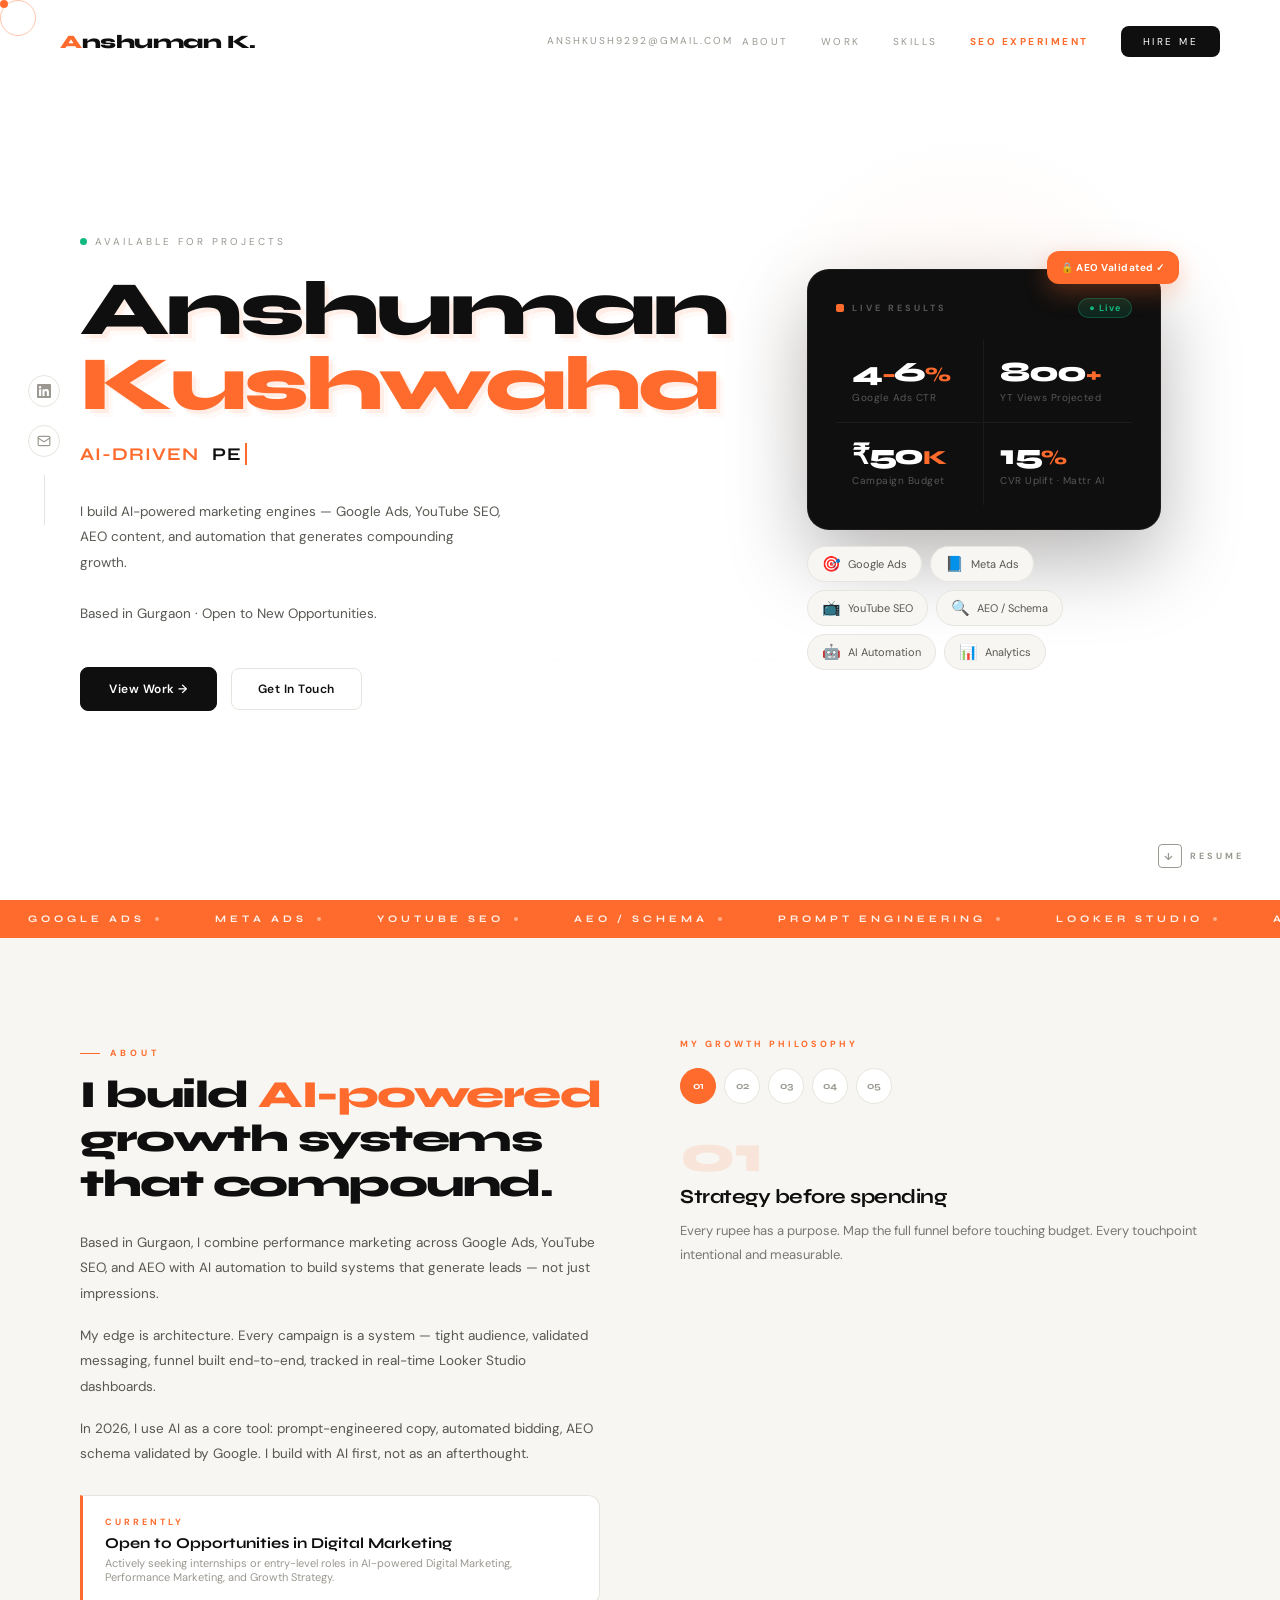
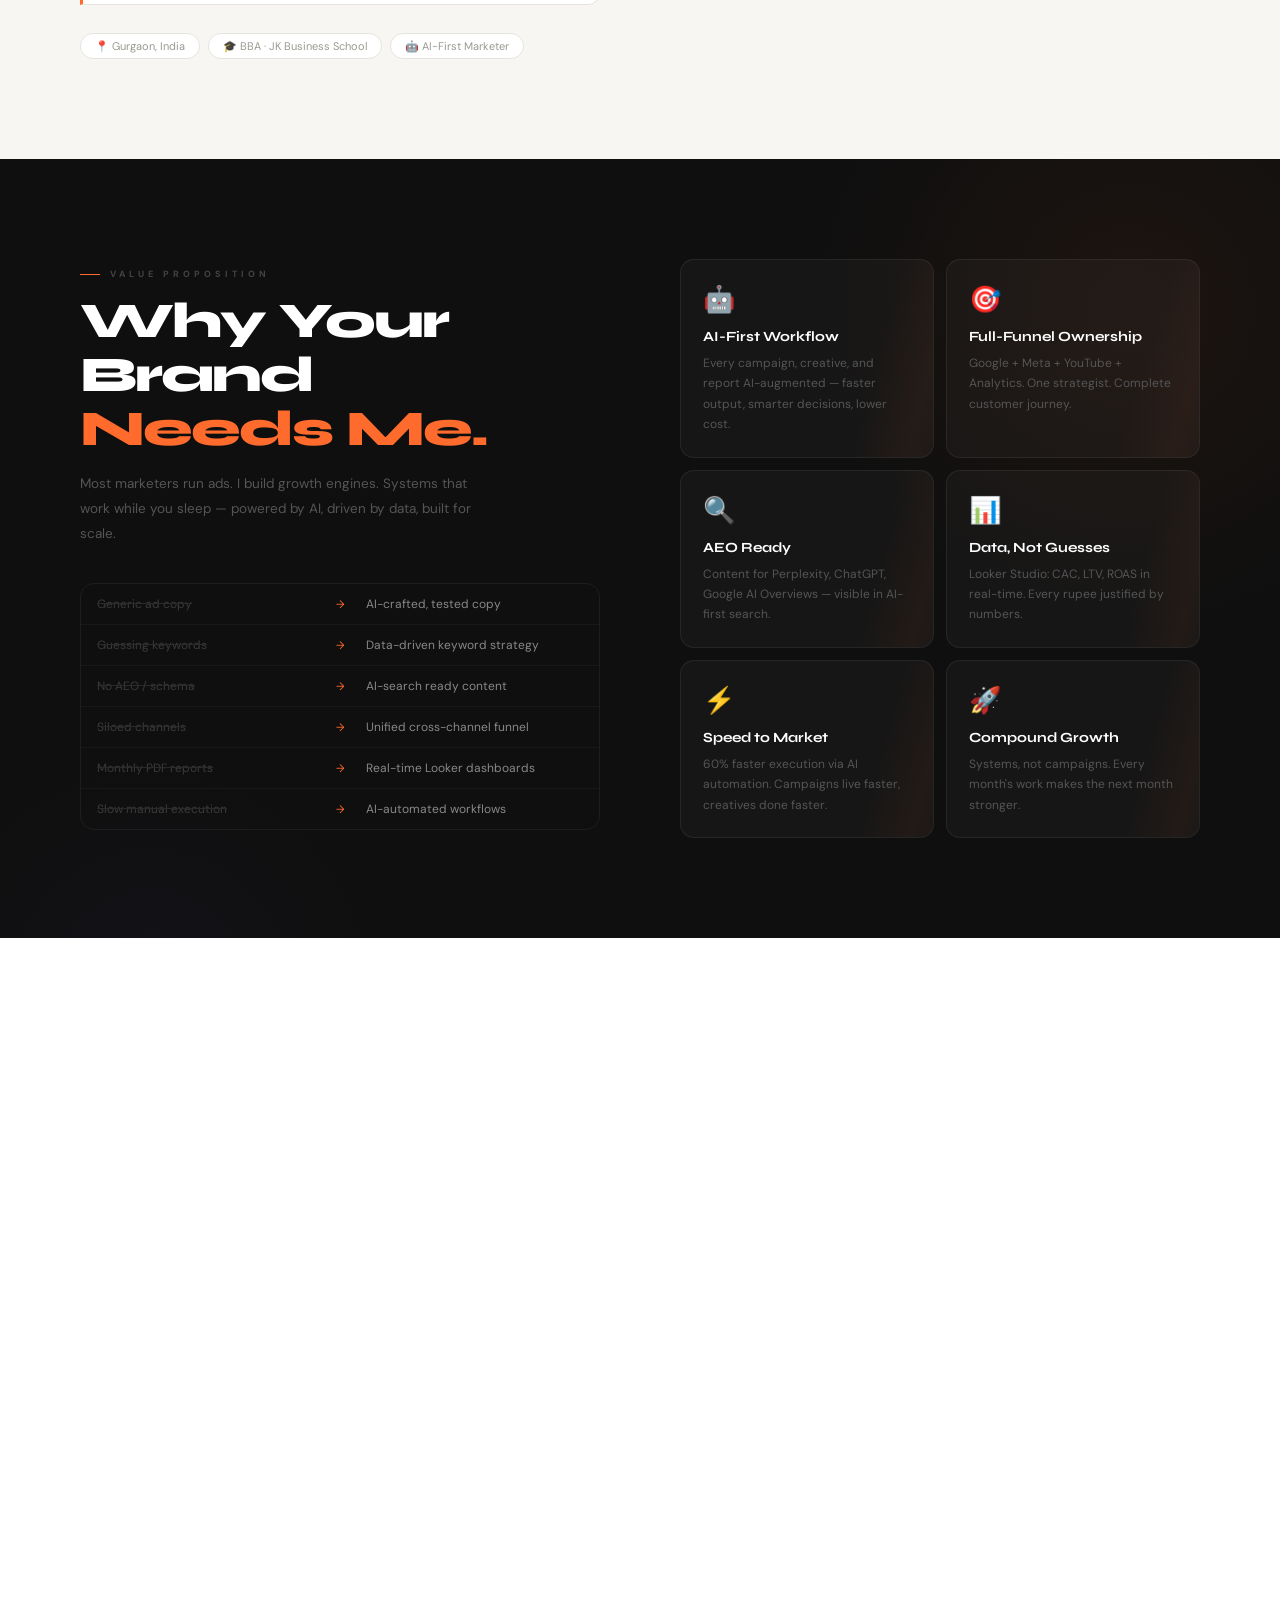
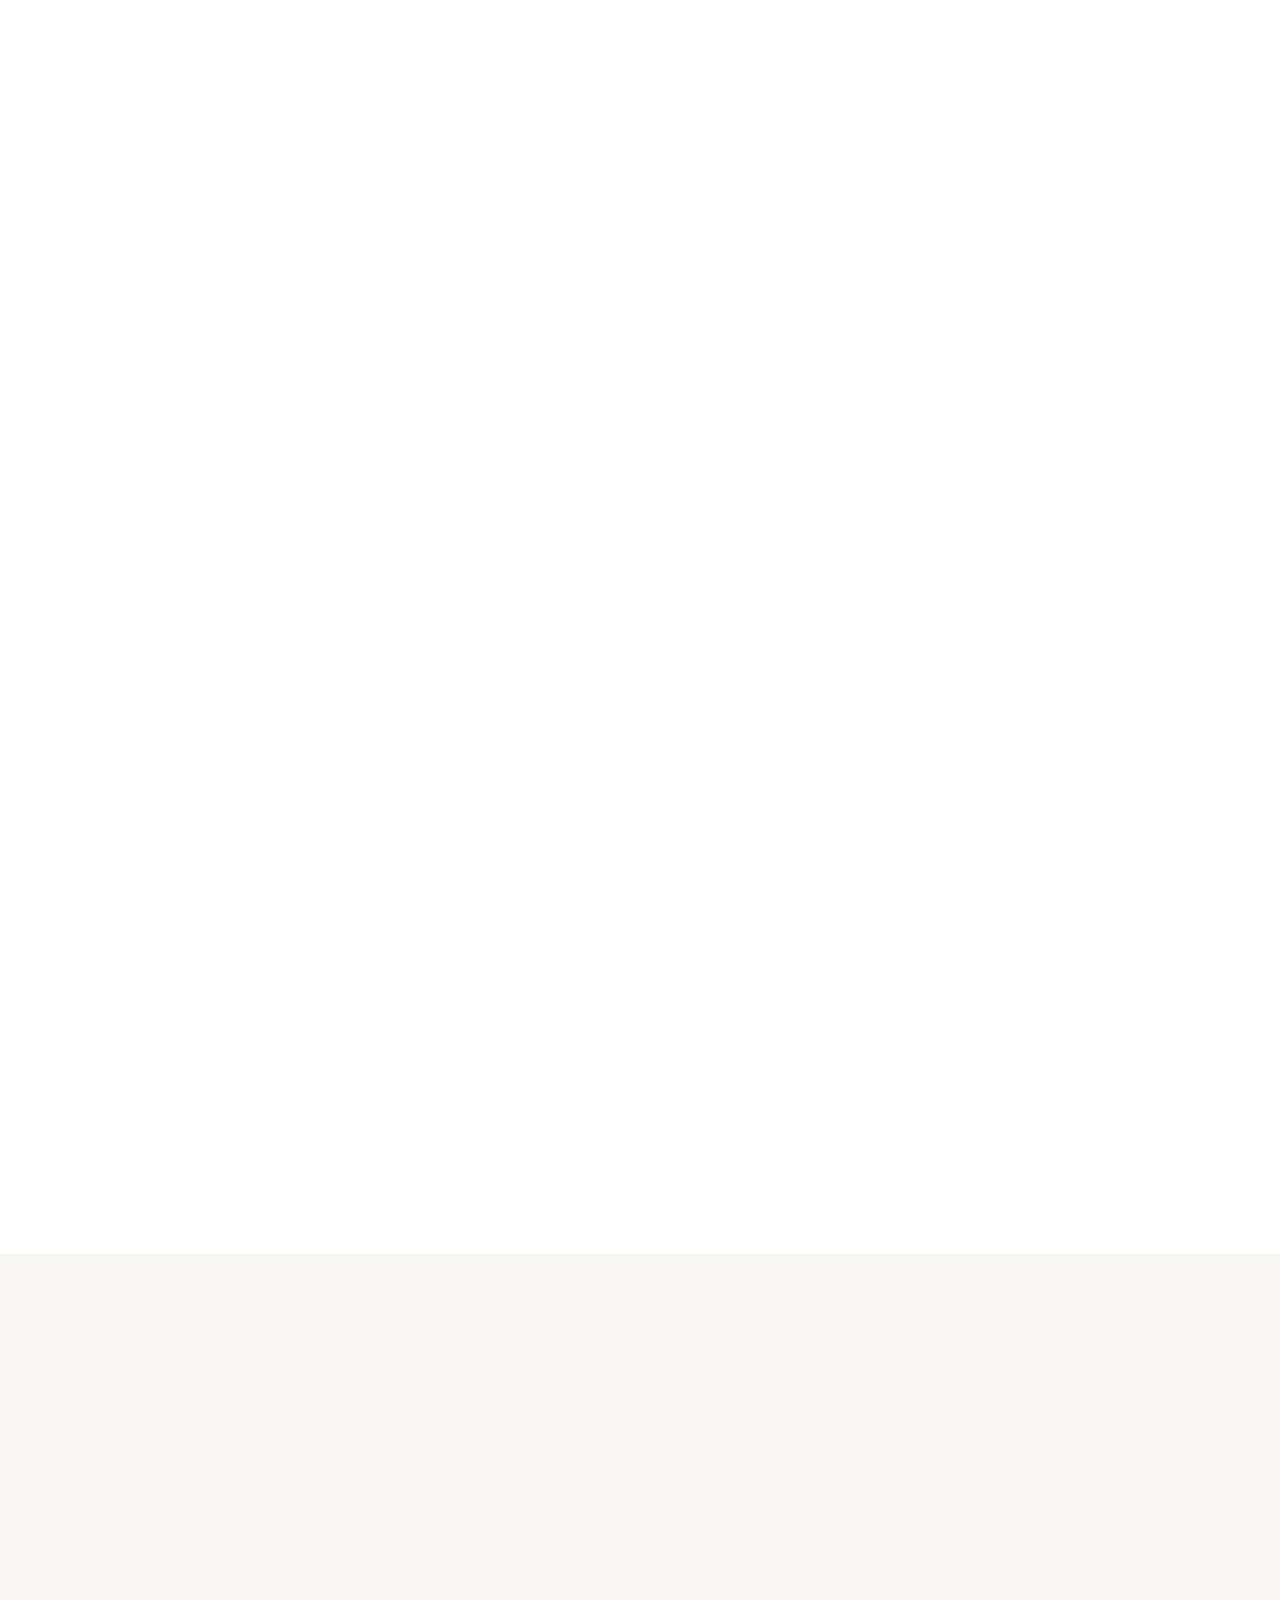
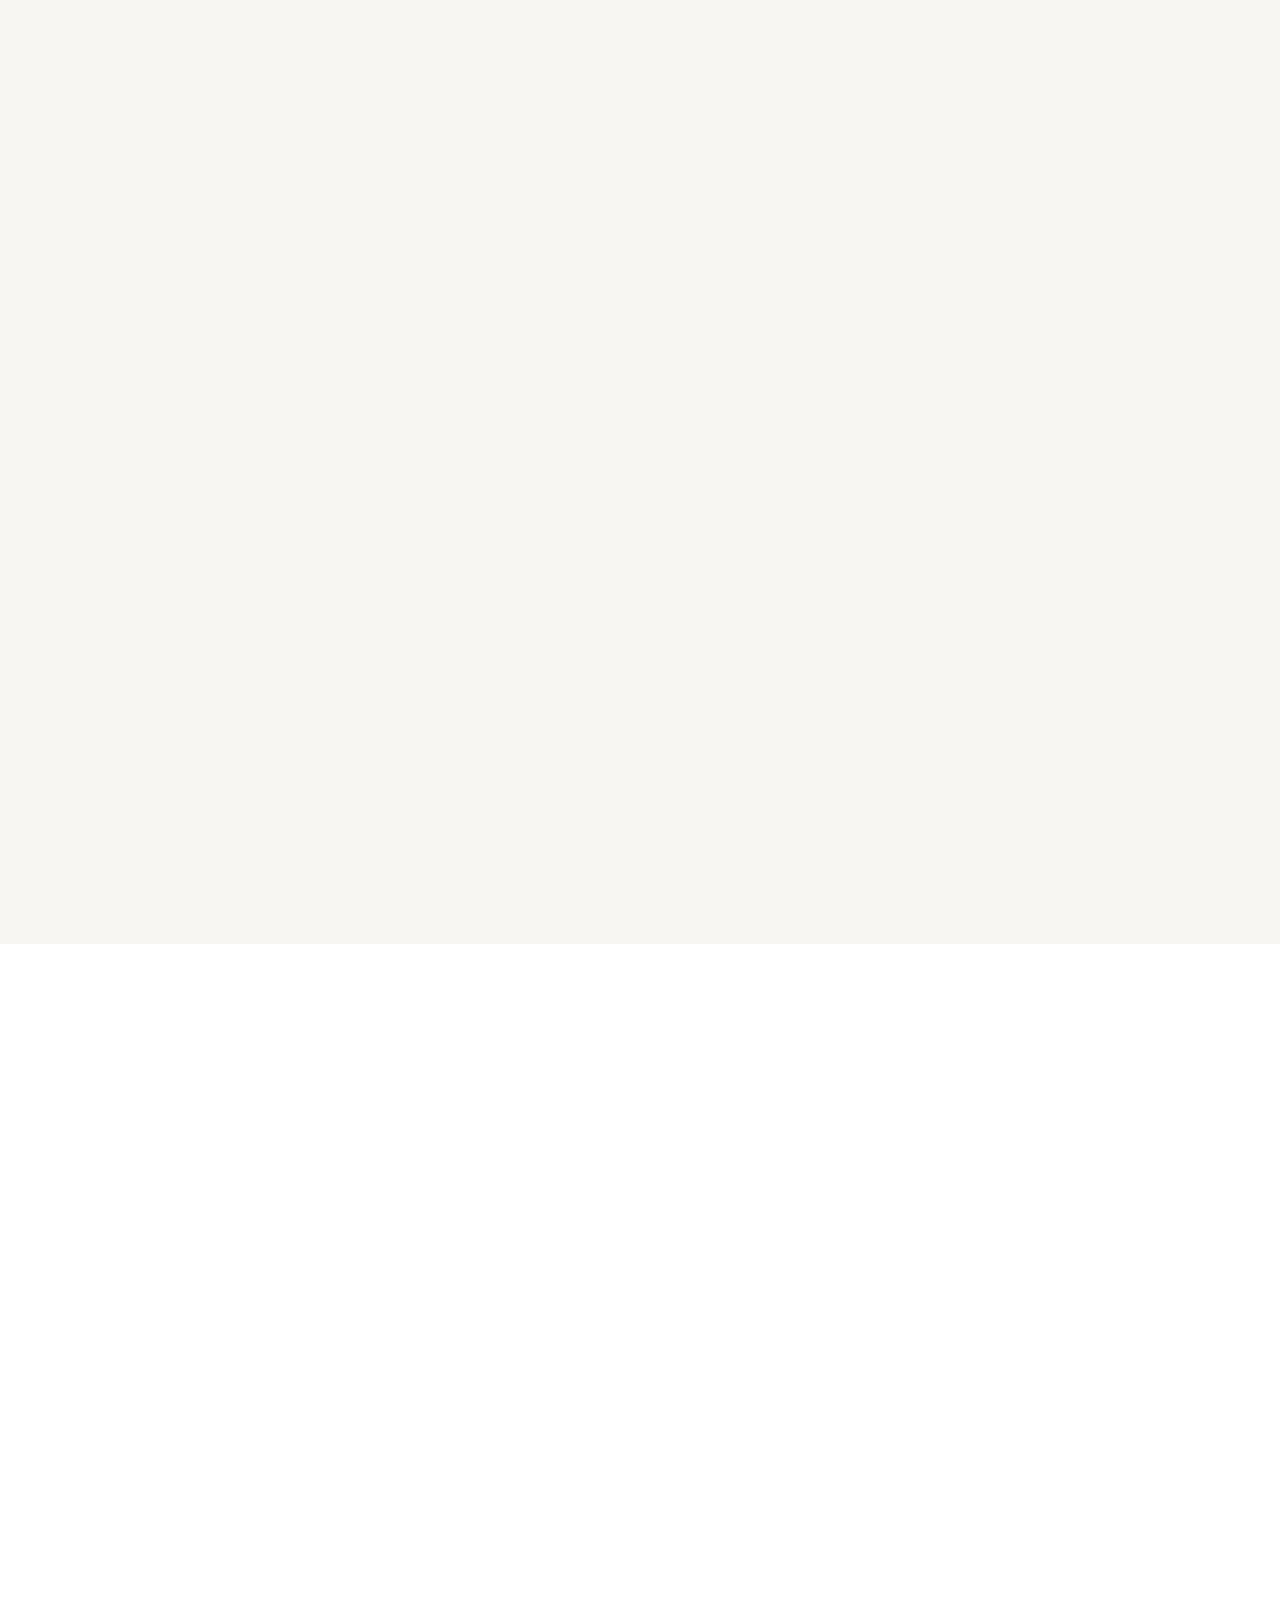
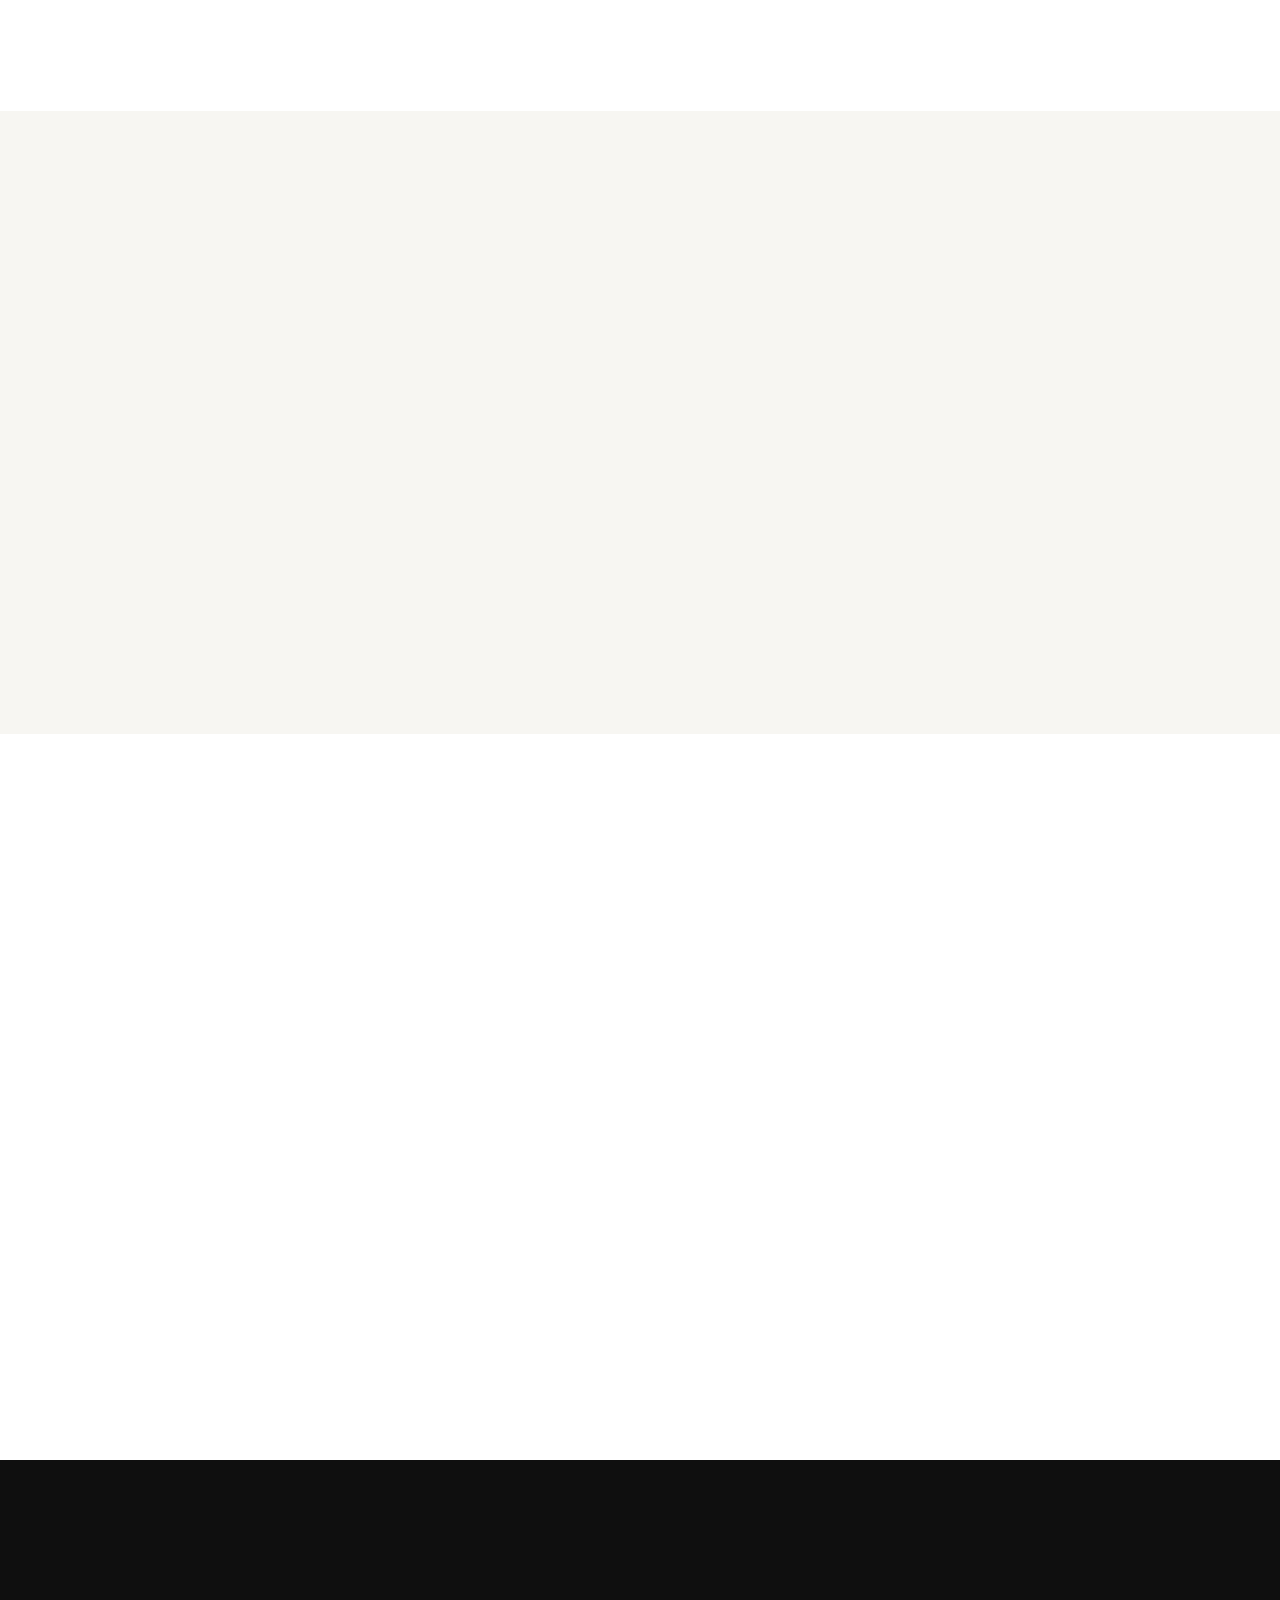
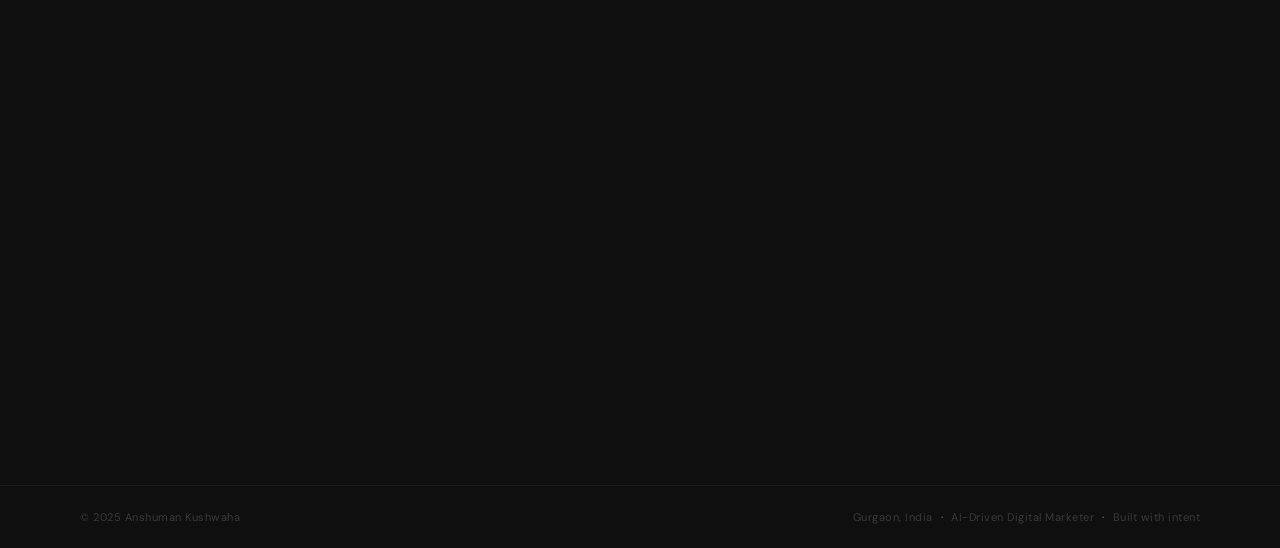
<file: index.html>
<!DOCTYPE html>
<html lang="en">
<head>
<meta charset="UTF-8">
<meta name="viewport" content="width=device-width, initial-scale=1">
<title>Anshuman Kushwaha | AI-Driven Digital Marketing Strategist — Gurgaon</title>
<meta name="description" content="I build AI-powered marketing engines — Google Ads, YouTube SEO, AEO content, and automation for measurable, compounding results. Based in Gurgaon, India.">
<meta name="google-site-verification" content="QX9Yg9EFDjEVmJx86OZQmDUYKpHrBpGHG0767t8Mqpo" />
<link rel="canonical" href="https://anshkush9292-boop.github.io/antigravity-seo/">
<meta property="og:url" content="https://anshkush9292-boop.github.io/antigravity-seo/">
<link rel="preconnect" href="https://fonts.googleapis.com">
<link rel="preconnect" href="https://fonts.gstatic.com" crossorigin>
<link href="https://fonts.googleapis.com/css2?family=Syne:wght@400;600;700;800&family=DM+Sans:ital,opsz,wght@0,9..40,300;0,9..40,400;0,9..40,500;0,9..40,600;1,9..40,400&display=swap" rel="stylesheet">
<script type="application/ld+json">
{"@context":"https://schema.org","@type":"Person","name":"Anshuman Kushwaha","jobTitle":"AI-Driven Digital Marketing Strategist","email":"anshkush9292@gmail.com","address":{"@type":"PostalAddress","addressLocality":"Gurgaon","addressCountry":"IN"},"sameAs":["https://linkedin.com/in/anshuman-kushwaha-31bb95237"],"knowsAbout":["Google Ads","Meta Ads","YouTube SEO","AEO","AI Automation","Analytics","Prompt Engineering","Looker Studio"]}
</script>
<script type="application/ld+json">
{"@context":"https://schema.org","@type":"FAQPage","mainEntity":[{"@type":"Question","name":"What is AEO and why does it matter?","acceptedAnswer":{"@type":"Answer","text":"AEO (Answer Engine Optimization) structures content for AI search engines like Perplexity, ChatGPT, and Google AI Overviews using schema markup so brands appear as direct answers."}},{"@type":"Question","name":"How does Anshuman use AI in marketing?","acceptedAnswer":{"@type":"Answer","text":"He uses AI for prompt-engineered ad copy, automated bidding via Google PMax and Meta Advantage+, and Looker Studio dashboards for real-time decision making."}},{"@type":"Question","name":"What results has Anshuman achieved?","acceptedAnswer":{"@type":"Answer","text":"4-6% CTR on Google Ads, 800+ projected YouTube views with 7%+ CTR, ₹50K multi-channel campaign with 15% CVR uplift, and validated AEO schema achieving Google Rich Results eligibility."}}]}
</script>
<style>
/* ============================================================
   RESET & ROOT
============================================================ */
*,*::before,*::after{box-sizing:border-box;margin:0;padding:0}
:root{
  --or:#FF6B2C; --or2:#ff8c54; --or-glow:rgba(255,107,44,.18);
  --dk:#0f0f0f; --wh:#ffffff;
  --bg:#f7f6f2; --bd:#e6e4de; --bm:#ededea;
  --tx:#585752; --mt:#9a9890;
  --light-or:#fff3ec;
  --depth1:rgba(0,0,0,.04); --depth2:rgba(0,0,0,.08);
}
html{scroll-behavior:smooth}
body{font-family:'DM Sans',sans-serif;color:var(--dk);background:var(--wh);overflow-x:hidden;-webkit-font-smoothing:antialiased}
a{text-decoration:none;color:inherit}
img{max-width:100%;display:block}
button{font-family:inherit;cursor:pointer}

/* ============================================================
   CURSOR
============================================================ */
#cur{position:fixed;width:8px;height:8px;border-radius:50%;background:var(--or);pointer-events:none;z-index:9999;will-change:transform;contain:strict}
#cur2{position:fixed;width:36px;height:36px;border-radius:50%;border:1.5px solid var(--or);pointer-events:none;z-index:9998;opacity:.4;will-change:transform;contain:strict;transition:width .25s,height .25s,opacity .25s}
#cur2.big{width:60px;height:60px;opacity:.14}
body{cursor:none}

/* ============================================================
   LOADER
============================================================ */
#loader{position:fixed;inset:0;background:var(--dk);z-index:9997;display:flex;flex-direction:column;align-items:center;justify-content:center;gap:20px;transition:opacity .8s ease,visibility .8s ease}
#loader.gone{opacity:0;visibility:hidden}
.ld-cube-wrap{position:relative;width:60px;height:60px;perspective:200px}
.ld-cube{
  width:60px;height:60px;position:relative;
  transform-style:preserve-3d;
  animation:ldSpin 2s linear infinite
}
@keyframes ldSpin{0%{transform:rotateX(0) rotateY(0)}100%{transform:rotateX(360deg) rotateY(360deg)}}
.ld-face{position:absolute;width:60px;height:60px;border:1.5px solid rgba(255,107,44,.5);background:rgba(255,107,44,.05)}
.f-front {transform:translateZ(30px)}
.f-back  {transform:translateZ(-30px) rotateY(180deg)}
.f-left  {transform:rotateY(-90deg) translateZ(30px)}
.f-right {transform:rotateY(90deg) translateZ(30px)}
.f-top   {transform:rotateX(90deg) translateZ(30px)}
.f-bot   {transform:rotateX(-90deg) translateZ(30px)}
.ld-name{font-family:'Syne',sans-serif;font-weight:800;font-size:22px;color:var(--wh);letter-spacing:-1px}
.ld-name span{color:var(--or)}
.ld-bar-wrap{width:120px;height:2px;background:rgba(255,255,255,.08);border-radius:2px;overflow:hidden}
.ld-bar{height:100%;background:var(--or);width:0;animation:ldBar 2s ease forwards}
@keyframes ldBar{to{width:100%}}

/* ============================================================
   NAV
============================================================ */
nav{position:fixed;top:0;left:0;right:0;z-index:500;display:flex;align-items:center;justify-content:space-between;padding:26px 60px;transition:background .35s,box-shadow .35s,padding .35s}
nav.sc{background:rgba(255,255,255,.94);backdrop-filter:blur(20px);-webkit-backdrop-filter:blur(20px);box-shadow:0 1px 0 var(--bd);padding:18px 60px}
.nav-logo{font-family:'Syne',sans-serif;font-weight:800;font-size:19px;letter-spacing:-.5px;color:var(--dk)}
.nav-logo em{font-style:normal;color:var(--or)}
.nav-center{position:absolute;left:50%;transform:translateX(-50%);font-size:10px;letter-spacing:2px;text-transform:uppercase;color:var(--mt);transition:color .2s;padding-bottom:2px;border-bottom:1px solid transparent}
.nav-center:hover{color:var(--or);border-color:var(--or)}
.nav-links{display:flex;align-items:center;gap:32px}
.nav-links a{font-size:10px;text-transform:uppercase;letter-spacing:2.5px;color:var(--mt);transition:color .2s;position:relative}
.nav-links a::after{content:'';position:absolute;bottom:-2px;left:0;width:0;height:1px;background:var(--or);transition:width .25s}
.nav-links a:hover{color:var(--dk)}
.nav-links a:hover::after{width:100%}
.nav-cta{background:var(--dk);color:var(--wh)!important;padding:9px 22px;border-radius:8px;font-size:10px;letter-spacing:2px;transition:background .2s,transform .15s!important}
.nav-cta:hover{background:var(--or)!important;transform:translateY(-2px)!important}
.nav-cta::after{display:none!important}
.nav-ham{display:none;flex-direction:column;gap:5px;cursor:pointer;padding:4px;background:none;border:none}
.nav-ham span{display:block;width:22px;height:1.5px;background:var(--dk);transition:.3s}

/* ============================================================
   MOB MENU
============================================================ */
.mob-menu{display:none;position:fixed;top:0;left:0;right:0;bottom:0;background:var(--wh);z-index:499;padding:100px 40px 40px;transform:translateX(100%);transition:transform .45s cubic-bezier(.77,0,.18,1)}
.mob-menu.open{transform:translateX(0)}
.mob-menu a{display:block;font-family:'Syne',sans-serif;font-weight:700;font-size:38px;color:var(--dk);padding:12px 0;border-bottom:1px solid var(--bd);transition:color .2s;letter-spacing:-1px}
.mob-menu a:hover{color:var(--or)}
.mob-close{position:absolute;top:26px;right:28px;background:none;border:none;font-size:28px;cursor:pointer;color:var(--dk)}

/* ============================================================
   SOCIAL BAR
============================================================ */
.social-bar{position:fixed;left:28px;top:50%;transform:translateY(-50%);display:flex;flex-direction:column;align-items:center;gap:18px;z-index:300}
.social-bar a{width:32px;height:32px;border-radius:50%;border:1px solid var(--bd);background:var(--wh);display:flex;align-items:center;justify-content:center;font-size:13px;color:var(--mt);transition:border-color .2s,color .2s,transform .2s}
.social-bar a:hover{border-color:var(--or);color:var(--or);transform:translateY(-2px)}
.social-line{width:1px;height:50px;background:var(--bd)}
.resume-btn{position:fixed;bottom:32px;right:36px;z-index:300;display:flex;align-items:center;gap:8px;font-size:9px;text-transform:uppercase;letter-spacing:3px;font-weight:700;color:var(--mt);transition:color .2s}
.resume-btn:hover{color:var(--or)}
.rb-icon{width:24px;height:24px;border:1px solid currentColor;border-radius:4px;display:flex;align-items:center;justify-content:center;font-size:10px}

/* ============================================================
   SCROLL REVEAL — Directional slide-in system
============================================================ */
/* Slide UP (default) */
.reveal{
  opacity:0;
  transform:translateY(44px);
  transition:opacity .75s cubic-bezier(.16,1,.3,1), transform .75s cubic-bezier(.16,1,.3,1)
}
.reveal.vis{opacity:1;transform:translateY(0);will-change:auto}
section{content-visibility:auto;contain-intrinsic-size:1px 500px}
#hero{content-visibility:visible}

/* Slide from LEFT */
.reveal-left{
  opacity:0;
  transform:translateX(-50px);
  transition:opacity .8s cubic-bezier(.16,1,.3,1), transform .8s cubic-bezier(.16,1,.3,1)
}
.reveal-left.vis{opacity:1;transform:translateX(0);will-change:auto}

/* Slide from RIGHT */
.reveal-right{
  opacity:0;
  transform:translateX(50px);
  transition:opacity .8s cubic-bezier(.16,1,.3,1), transform .8s cubic-bezier(.16,1,.3,1)
}
.reveal-right.vis{opacity:1;transform:translateX(0);will-change:auto}

/* Scale + fade */
.reveal-scale{
  opacity:0;
  transform:scale(.92) translateY(20px);
  transition:opacity .85s cubic-bezier(.16,1,.3,1), transform .85s cubic-bezier(.16,1,.3,1)
}
.reveal-scale.vis{opacity:1;transform:scale(1) translateY(0);will-change:auto}

/* Clip reveal */
.reveal-clip{overflow:hidden;display:block}
.reveal-clip .clip-inner{display:block;transform:translateY(100%);transition:transform .9s cubic-bezier(.16,1,.3,1)}
.reveal-clip.vis .clip-inner{transform:translateY(0)}

/* Stagger helpers */
.d1{transition-delay:.08s!important}
.d2{transition-delay:.16s!important}
.d3{transition-delay:.24s!important}
.d4{transition-delay:.32s!important}
.d5{transition-delay:.40s!important}
.d6{transition-delay:.48s!important}

/* 3D TILT — will-change applied only on hover via JS */

/* ============================================================
   SECTION SHARED
============================================================ */
.sec-label{display:inline-flex;align-items:center;gap:10px;font-size:9px;text-transform:uppercase;letter-spacing:4px;font-weight:700;color:var(--or);margin-bottom:14px}
.sec-label::before{content:'';width:20px;height:1.5px;background:var(--or)}
section{padding:100px 80px}
.inner{max-width:1200px;margin:0 auto}
.sh{font-family:'Syne',sans-serif;font-weight:800;font-size:clamp(30px,4.5vw,54px);letter-spacing:-2px;line-height:1.05;color:var(--dk)}

/* Optimization: Reduce heavy shadows and filters on complex elements */
@media(max-width:768px){
  .stats-3d-card, .why-card, .proj-card, .ais-card, .tech-card { box-shadow: 0 10px 30px rgba(0,0,0,.1)!important; }
  .hero-glow, .why-glow, .why-glow2, .contact-glow { display:none; }
}

/* ============================================================
   HERO — 3D SCENE
============================================================ */
#hero{
  min-height:100vh;display:flex;flex-direction:column;
  justify-content:center;padding:120px 80px 80px;
  position:relative;overflow:hidden;
  background:var(--wh)
}
/* 3D floating grid background */
.hero-grid-bg{
  position:absolute;inset:0;pointer-events:none;
  background-image:
    linear-gradient(rgba(255,107,44,.04) 1px,transparent 1px),
    linear-gradient(90deg,rgba(255,107,44,.04) 1px,transparent 1px);
  background-size:60px 60px;
  transform:perspective(600px) rotateX(60deg) scaleY(2.5) translateY(-30%);
  transform-origin:bottom center;
  opacity:.6
}
.hero-glow{position:absolute;top:40%;right:5%;width:500px;height:500px;border-radius:50%;background:radial-gradient(circle,rgba(255,107,44,.06) 0%,transparent 65%);pointer-events:none;transform:translateY(-50%)}
@keyframes heroGlowPulse{0%,100%{opacity:.7;transform:translateY(-50%) scale(1)}50%{opacity:1;transform:translateY(-52%) scale(1.05)}}

.hero-content{max-width:1200px;margin:0 auto;width:100%;display:grid;grid-template-columns:1.1fr .9fr;gap:80px;align-items:center;position:relative;z-index:2}
.hero-eyebrow{display:inline-flex;align-items:center;gap:8px;font-size:10px;letter-spacing:3px;text-transform:uppercase;color:var(--mt);margin-bottom:24px}
.avail-dot{width:7px;height:7px;border-radius:50%;background:#10B981;animation:availPulse 2s ease-in-out infinite}
@keyframes availPulse{0%,100%{box-shadow:0 0 0 0 rgba(16,185,129,.5)}50%{box-shadow:0 0 0 7px rgba(16,185,129,0)}}

/* 3D Name */
.hero-name{
  font-family:'Syne',sans-serif;font-weight:800;
  font-size:clamp(40px,6vw,80px);
  letter-spacing:-3px;line-height:.98;color:var(--dk);
  margin-bottom:14px;
  text-shadow:4px 4px 0 rgba(255,107,44,.08),8px 8px 0 rgba(255,107,44,.04)
}
.hero-name .or{color:var(--or)}
.hero-role-wrap{height:34px;overflow:hidden;margin-bottom:28px;display:flex;align-items:center;gap:8px}
.hero-role-pre{font-family:'Syne',sans-serif;font-weight:700;font-size:clamp(13px,1.4vw,18px);color:var(--or);text-transform:uppercase;letter-spacing:1px;white-space:nowrap}
.hero-role-dyn{font-family:'Syne',sans-serif;font-weight:700;font-size:clamp(13px,1.4vw,18px);color:var(--dk);text-transform:uppercase;letter-spacing:1px;white-space:nowrap;border-right:2px solid var(--or);padding-right:3px;animation:blinkCursor .9s step-end infinite}
@keyframes blinkCursor{50%{border-color:transparent}}
.hero-sub{font-size:13.5px;line-height:1.9;color:var(--tx);max-width:420px;margin-bottom:40px}
.hero-btns{display:flex;gap:14px;flex-wrap:wrap;align-items:center}
.btn-primary{display:inline-flex;align-items:center;gap:8px;background:var(--dk);color:var(--wh);padding:13px 28px;border-radius:8px;font-size:12px;font-weight:600;letter-spacing:.5px;border:1.5px solid var(--dk);transition:background .2s,border-color .2s;position:relative;overflow:hidden}
.btn-primary::before{content:'';position:absolute;inset:0;background:var(--or);transform:translateX(-101%);transition:transform .3s ease}
.btn-primary:hover::before{transform:translateX(0)}
.btn-primary span{position:relative;z-index:1}
.btn-outline{display:inline-flex;align-items:center;gap:8px;background:transparent;color:var(--dk);padding:12px 26px;border-radius:8px;font-size:12px;font-weight:600;letter-spacing:.5px;border:1.5px solid var(--bd);transition:border-color .2s,background .2s}
.btn-outline:hover{border-color:var(--dk);background:var(--bg)}

/* ======= HERO RIGHT — 3D FLOATING SCENE ======= */
.hero-right-3d{
  position:relative;display:flex;flex-direction:column;gap:16px;
  perspective:1000px
}
/* Main stats card — 3D tiltable */
.stats-3d-card{
  background:var(--dk);border-radius:22px;padding:28px 28px 24px;
  border:1px solid rgba(255,255,255,.06);
  box-shadow:0 32px 80px rgba(0,0,0,.28),0 0 0 1px rgba(255,255,255,.04);
  cursor:pointer;
  transition:box-shadow .3s
}
.stats-3d-card:hover{box-shadow:0 48px 100px rgba(0,0,0,.35),0 0 40px rgba(255,107,44,.1)}
.sc-header{display:flex;align-items:center;gap:8px;margin-bottom:22px}
.sc-dot{width:8px;height:8px;border-radius:2px;background:var(--or);animation:spinSq 4s linear infinite}
@keyframes spinSq{to{transform:rotate(360deg)}}
.sc-label{font-size:9px;text-transform:uppercase;letter-spacing:3px;color:rgba(255,255,255,.3);font-weight:700}
.sc-badge{margin-left:auto;font-size:9px;background:rgba(16,185,129,.15);color:#10B981;border:1px solid rgba(16,185,129,.3);padding:3px 10px;border-radius:100px;font-weight:700;letter-spacing:1px}
.sc-grid{display:grid;grid-template-columns:1fr 1fr;gap:1px;background:rgba(255,255,255,.05);border-radius:14px;overflow:hidden}
.sc-item{background:var(--dk);padding:18px 16px;transition:background .2s}
.sc-item:hover{background:#1c1c1c}
.sc-num{font-family:'Syne',sans-serif;font-weight:800;font-size:28px;color:var(--wh);letter-spacing:-1.5px;line-height:1}
.sc-num em{font-style:normal;color:var(--or);font-size:20px}
.sc-desc{font-size:10px;color:rgba(255,255,255,.3);margin-top:5px;letter-spacing:.5px}
/* 3D floating badge */
.float-badge{
  position:absolute;top:-18px;right:-18px;z-index:10;
  background:var(--or);color:var(--wh);
  border-radius:12px;padding:10px 14px;
  font-size:10px;font-weight:700;letter-spacing:.5px;
  box-shadow:0 8px 24px rgba(255,107,44,.3);
  animation:floatBadge 4s ease-in-out infinite;
  white-space:nowrap
}
@keyframes floatBadge{0%,100%{transform:translateY(0) rotate(-2deg)}50%{transform:translateY(-8px) rotate(1deg)}}
/* Channel pills row */
.ch-pills{display:flex;flex-wrap:wrap;gap:8px}
.ch-pill{display:flex;align-items:center;gap:7px;background:var(--bg);border:1px solid var(--bd);border-radius:100px;padding:7px 14px;font-size:11px;color:var(--tx);transition:border-color .2s,color .2s,transform .25s,box-shadow .25s}
.ch-pill:hover{border-color:var(--or);color:var(--or);transform:translateY(-3px);box-shadow:0 8px 20px rgba(255,107,44,.12)}
.ch-icon{font-size:15px}

/* ============================================================
   MARQUEE
============================================================ */
.marquee-section{background:var(--or);padding:13px 0;overflow:hidden}
.marq-track{display:flex;white-space:nowrap;animation:marqScroll 30s linear infinite}
.marq-track:hover{animation-play-state:paused}
@keyframes marqScroll{0%{transform:translateX(0)}100%{transform:translateX(-50%)}}
.marq-item{font-family:'Syne',sans-serif;font-weight:700;font-size:10px;text-transform:uppercase;letter-spacing:4px;color:rgba(255,255,255,.9);padding:0 28px;display:inline-flex;align-items:center;gap:10px}
.marq-sep{width:4px;height:4px;border-radius:50%;background:rgba(255,255,255,.45)}

/* ============================================================
   ABOUT
============================================================ */
#about{background:var(--bg)}
.about-grid{display:grid;grid-template-columns:1fr 1fr;gap:80px;align-items:start;max-width:1200px;margin:0 auto}
.about-headline{font-family:'Syne',sans-serif;font-weight:800;font-size:clamp(22px,3vw,40px);letter-spacing:-1.5px;line-height:1.15;margin-bottom:24px;color:var(--dk)}
.about-headline span{color:var(--or)}
.about-p{font-size:13.5px;line-height:1.9;color:var(--tx);margin-bottom:16px}
.current-box{background:var(--wh);border:1px solid var(--bd);border-left:3px solid var(--or);border-radius:0 12px 12px 0;padding:20px 22px;margin:28px 0;transition:transform .3s,box-shadow .3s}
.current-box:hover{transform:translateY(-3px);box-shadow:0 12px 32px rgba(0,0,0,.06)}
.cb-label{font-size:9px;text-transform:uppercase;letter-spacing:3px;color:var(--or);font-weight:700;margin-bottom:6px}
.cb-title{font-family:'Syne',sans-serif;font-weight:700;font-size:15px;color:var(--dk);margin-bottom:4px}
.cb-sub{font-size:11px;color:var(--mt)}
.about-tags{display:flex;flex-wrap:wrap;gap:8px;margin-top:24px}
.atag{font-size:11px;background:var(--wh);border:1px solid var(--bd);border-radius:100px;padding:5px 14px;color:var(--mt)}
/* Philosophy */
.phil-label{font-size:9px;text-transform:uppercase;letter-spacing:3px;font-weight:700;color:var(--or);margin-bottom:18px}
.phil-nav{display:flex;gap:8px;margin-bottom:24px;flex-wrap:wrap}
.phil-btn{width:36px;height:36px;border-radius:50%;border:1px solid var(--bd);background:var(--wh);color:var(--mt);font-family:'Syne',sans-serif;font-weight:700;font-size:10px;cursor:pointer;transition:background .2s,border-color .2s,color .2s,transform .2s}
.phil-btn:hover{transform:scale(1.1)}
.phil-btn.on{background:var(--or);border-color:var(--or);color:var(--wh)}
.phil-slide{display:none;animation:fadeUp .4s ease}
.phil-slide.on{display:block}
@keyframes fadeUp{from{opacity:0;transform:translateY(10px)}to{opacity:1;transform:translateY(0)}}
.phil-num{font-family:'Syne',sans-serif;font-weight:800;font-size:52px;color:var(--or);opacity:.12;line-height:1;margin-bottom:4px}
.phil-title{font-family:'Syne',sans-serif;font-weight:700;font-size:20px;color:var(--dk);margin-bottom:10px;letter-spacing:-.5px}
.phil-text{font-size:13px;line-height:1.85;color:#777}

/* ============================================================
   WHY ME — DARK + 3D CARDS
============================================================ */
#why{background:var(--dk);padding:100px 80px;overflow:hidden;position:relative}
.why-glow{position:absolute;top:-200px;right:-200px;width:700px;height:700px;border-radius:50%;background:radial-gradient(circle,rgba(255,107,44,.06) 0%,transparent 65%);pointer-events:none}
.why-glow2{position:absolute;bottom:-300px;left:-100px;width:500px;height:500px;border-radius:50%;background:radial-gradient(circle,rgba(123,94,248,.04) 0%,transparent 65%);pointer-events:none}
.why-inner{max-width:1200px;margin:0 auto}
.why-grid{display:grid;grid-template-columns:1fr 1fr;gap:80px;align-items:start}
.why-headline{font-family:'Syne',sans-serif;font-weight:800;font-size:clamp(28px,4vw,50px);letter-spacing:-2px;line-height:1.08;color:var(--wh);margin-bottom:16px}
.why-headline span{color:var(--or)}
.why-sub{font-size:13.5px;line-height:1.85;color:#555;margin-bottom:36px;max-width:420px}
.comp-tbl{border:1px solid rgba(255,255,255,.06);border-radius:14px;overflow:hidden}
.comp-row{display:grid;grid-template-columns:1fr 20px 1fr;align-items:center;border-bottom:1px solid rgba(255,255,255,.04);transition:background .2s}
.comp-row:last-child{border-bottom:none}
.comp-row:hover{background:rgba(255,255,255,.03)}
.comp-bad,.comp-good{padding:12px 16px;font-size:12px}
.comp-bad{color:#3a3a3a;text-decoration:line-through;text-decoration-color:#2a2a2a}
.comp-arr{color:var(--or);font-size:11px;text-align:center}
.comp-good{color:#888}
/* 3D Why cards — optimized glow effect (no conic-gradient @property) */
.why-cards{display:grid;grid-template-columns:1fr 1fr;gap:12px}
.why-card{
  background:rgba(255,255,255,.03);
  border:1px solid rgba(255,255,255,.07);
  border-radius:14px;padding:22px;
  position:relative;overflow:hidden;
  transition:opacity .7s cubic-bezier(.16,1,.3,1),transform .7s cubic-bezier(.16,1,.3,1),border-color .3s,box-shadow .3s;
  cursor:default
}
/* Simple glowing border on hover — uses box-shadow, GPU-friendly */
.why-card:hover{
  border-color:rgba(255,107,44,.35);
  box-shadow:0 0 0 1px rgba(255,107,44,.15), 0 20px 50px rgba(0,0,0,.35), 0 0 24px rgba(255,107,44,.08) inset;
}
/* Shimmer — CSS only, no JS DOM creation */
.why-card .shimmer{
  position:absolute;top:0;left:0;width:100%;height:100%;
  background:linear-gradient(105deg,transparent 40%,rgba(255,107,44,.05) 50%,transparent 60%);
  background-size:200% 100%;
  background-position:200% 0;
  pointer-events:none;z-index:1;
  transition:background-position .0s
}
.why-card:hover .shimmer{
  background-position:-200% 0;
  transition:background-position .65s ease
}
/* All content above shimmer */
.why-card>*:not(.shimmer){position:relative;z-index:2}
.wc-icon{
  font-size:26px;margin-bottom:12px;display:block;
  transition:transform .35s cubic-bezier(.34,1.56,.64,1)
}
.why-card:hover .wc-icon{transform:translateY(-4px) scale(1.15)}
.wc-title{
  font-family:'Syne',sans-serif;font-weight:700;font-size:14px;
  color:var(--wh);margin-bottom:8px;transition:color .25s
}
.why-card:hover .wc-title{color:var(--or)}
.wc-text{font-size:12px;line-height:1.7;color:#555}
/* Staggered entrance */
.why-card{opacity:0;transform:translateY(36px) scale(.96)}
.why-card.vis{opacity:1;transform:translateY(0) scale(1)}

/* ============================================================
   WORK / CASE STUDIES — 3D CARDS
============================================================ */
#work{background:var(--wh)}
.work-inner{max-width:1200px;margin:0 auto}
.work-note{font-size:12px;color:var(--mt);border:1px solid var(--bd);border-radius:8px;padding:10px 16px;display:inline-flex;align-items:center;gap:8px;margin-bottom:56px}
.work-note::before{content:'🔒';font-size:12px}
/* 3D Proj card - simplified */
.proj-card{
  display:grid;grid-template-columns:1fr 1fr;gap:0;
  border:1px solid var(--bd);border-radius:18px;overflow:hidden;
  margin-bottom:20px;
  transition:border-color .3s,box-shadow .3s
}
.proj-card:hover{
  border-color:rgba(255,107,44,.3);
  box-shadow:0 20px 56px rgba(255,107,44,.09),0 0 0 1px rgba(255,107,44,.08)
}
.pc-left{padding:40px 44px;display:flex;flex-direction:column;justify-content:space-between}
.pc-num{font-family:'Syne',sans-serif;font-weight:800;font-size:64px;color:var(--bd);letter-spacing:-4px;line-height:1;margin-bottom:20px;transition:color .3s}
.proj-card:hover .pc-num{color:rgba(255,107,44,.2)}
.pc-tags{display:flex;flex-wrap:wrap;gap:7px;margin-bottom:18px}
.pc-tag{font-size:10px;text-transform:uppercase;letter-spacing:2px;font-weight:700;padding:4px 12px;border-radius:100px;background:var(--light-or);color:var(--or)}
.pc-tag.gr{background:var(--bg);color:var(--mt)}
.pc-title{font-family:'Syne',sans-serif;font-weight:800;font-size:clamp(17px,2vw,24px);letter-spacing:-.5px;color:var(--dk);margin-bottom:10px;line-height:1.2}
.pc-client{font-size:11px;color:var(--mt);margin-bottom:18px;letter-spacing:.5px}
.pc-desc{font-size:13px;line-height:1.8;color:var(--tx);margin-bottom:26px}
.pc-metrics{display:flex;gap:26px;flex-wrap:wrap;margin-bottom:26px}
.pm-val{font-family:'Syne',sans-serif;font-weight:800;font-size:24px;color:var(--or);letter-spacing:-1px}
.pm-label{font-size:9px;text-transform:uppercase;letter-spacing:2px;color:var(--mt);margin-top:3px}
.pc-expand-btn{display:inline-flex;align-items:center;gap:8px;font-size:11px;text-transform:uppercase;letter-spacing:2px;font-weight:700;color:var(--mt);background:none;border:none;cursor:pointer;padding:0;transition:color .2s}
.pc-expand-btn:hover{color:var(--or)}
.pc-detail{max-height:0;overflow:hidden;transition:max-height .4s ease}
.pc-detail.open{max-height:500px}
.pc-detail-in{padding-top:16px;border-top:1px solid var(--bd);margin-top:16px}
.pc-detail-in ul{list-style:none;display:flex;flex-direction:column;gap:8px}
.pc-detail-in li{font-size:12.5px;line-height:1.7;color:var(--tx);padding-left:18px;position:relative}
.pc-detail-in li::before{content:'→';position:absolute;left:0;color:var(--or);font-size:11px;top:1px}
.pc-right{background:var(--bg);padding:40px;border-left:1px solid var(--bd);display:flex;flex-direction:column;justify-content:space-between;gap:24px}
.pc-rl{font-size:9px;text-transform:uppercase;letter-spacing:3px;color:var(--mt);margin-bottom:14px}
.pc-tools{display:flex;flex-wrap:wrap;gap:8px}
.pc-tool{background:var(--wh);border:1px solid var(--bd);border-radius:8px;padding:8px 12px;font-size:11px;color:var(--tx);transition:border-color .2s,transform .2s}
.pc-tool:hover{border-color:var(--or);transform:translateY(-2px)}
.pc-insight{background:var(--wh);border:1px solid var(--bd);border-left:3px solid var(--or);border-radius:0 12px 12px 0;padding:16px 18px;margin-top:auto;transition:box-shadow .2s}
.proj-card:hover .pc-insight{box-shadow:0 6px 20px rgba(0,0,0,.06)}
.pci-label{font-size:9px;text-transform:uppercase;letter-spacing:3px;color:var(--or);font-weight:700;margin-bottom:6px}
.pci-text{font-size:12px;line-height:1.7;color:var(--tx)}

/* ============================================================
   SKILLS — 3D ORBITAL SYSTEM
============================================================ */
#skills{background:var(--bg)}
.skills-inner{max-width:1200px;margin:0 auto}
.bubble-arena{
  position:relative;width:100%;height:440px;
  background:#0d0d0d;border-radius:22px;
  overflow:hidden;margin:40px 0;border:1px solid rgba(255,107,44,.12);
  contain:strict
}
/* Star field bg */
.bubble-arena::before{
  content:'';position:absolute;inset:0;
  background-image:
    radial-gradient(1px 1px at 15% 20%,rgba(255,255,255,.35) 0%,transparent 100%),
    radial-gradient(1px 1px at 45% 12%,rgba(255,255,255,.25) 0%,transparent 100%),
    radial-gradient(1px 1px at 72% 30%,rgba(255,255,255,.3) 0%,transparent 100%),
    radial-gradient(1px 1px at 88% 65%,rgba(255,255,255,.2) 0%,transparent 100%),
    radial-gradient(1px 1px at 30% 75%,rgba(255,255,255,.28) 0%,transparent 100%),
    radial-gradient(1px 1px at 60% 85%,rgba(255,255,255,.22) 0%,transparent 100%),
    radial-gradient(1px 1px at 8%  50%,rgba(255,255,255,.18) 0%,transparent 100%),
    radial-gradient(1px 1px at 92% 20%,rgba(255,255,255,.2) 0%,transparent 100%);
  pointer-events:none;z-index:0
}
/* Canvas overlay for orbital rings */
#arena-canvas{position:absolute;inset:0;z-index:1;pointer-events:none}
/* Center hub */
.arena-hub{
  position:absolute;top:50%;left:50%;z-index:6;
  transform:translate(-50%,-50%);
  width:52px;height:52px;border-radius:50%;
  background:var(--or);
  display:flex;align-items:center;justify-content:center;
  font-size:22px;cursor:default;
  box-shadow:0 0 0 8px rgba(255,107,44,.1),0 0 32px rgba(255,107,44,.4);
  animation:hubPulse 3s ease-in-out infinite
}
@keyframes hubPulse{0%,100%{opacity:1}50%{opacity:.8}}
/* Arena hint text */
.arena-hint{
  position:absolute;bottom:14px;right:18px;z-index:8;
  font-size:9px;letter-spacing:2px;text-transform:uppercase;
  color:rgba(255,255,255,.2);pointer-events:none
}
/* Skill nodes */
.skill-node{
  position:absolute;display:flex;flex-direction:column;
  align-items:center;gap:5px;z-index:5;
  transform:translate(-50%,-50%);
  pointer-events:auto;cursor:pointer;
  transition:opacity .35s
}
.skill-node.dimmed{opacity:.25}
.skill-node.active{opacity:1!important;z-index:10}
.sn-icon{
  width:44px;height:44px;border-radius:12px;
  background:rgba(30,30,30,.9);
  border:1px solid rgba(255,255,255,.12);
  display:flex;align-items:center;justify-content:center;
  font-size:20px;
  box-shadow:0 4px 16px rgba(0,0,0,.4);
  transition:transform .35s cubic-bezier(.34,1.56,.64,1),border-color .25s,box-shadow .35s,background .25s
}
.skill-node.active .sn-icon{
  transform:scale(1.35) translateY(-6px);
  border-color:var(--or);
  background:rgba(255,107,44,.15);
  box-shadow:0 0 0 3px rgba(255,107,44,.2),0 12px 32px rgba(255,107,44,.35)
}
.sn-label{
  font-size:9.5px;font-weight:600;
  color:rgba(255,255,255,.55);white-space:nowrap;
  transition:color .25s,transform .35s
}
.skill-node.active .sn-label{color:var(--or);transform:translateY(4px)}
/* Tooltip */
#sk-tip{
  position:fixed;background:#1a1a1a;color:var(--wh);
  border-radius:14px;padding:14px 18px;
  font-size:11px;pointer-events:none;z-index:9999;
  opacity:0;transition:opacity .2s;min-width:180px;
  box-shadow:0 20px 48px rgba(0,0,0,.5);
  border:1px solid rgba(255,107,44,.2)
}
#sk-tip.show{opacity:1}
.skt-head{display:flex;align-items:center;gap:8px;margin-bottom:10px;padding-bottom:10px;border-bottom:1px solid rgba(255,255,255,.07)}
.skt-emoji{font-size:20px}
.skt-name{font-family:'Syne',sans-serif;font-weight:700;font-size:13px;color:var(--wh)}
.skt-row{display:flex;justify-content:space-between;gap:20px;padding:4px 0;border-bottom:1px solid rgba(255,255,255,.05)}
.skt-row:last-child{border-bottom:none}
.skt-k{color:rgba(255,255,255,.3);font-size:10px}
.skt-v{color:var(--or);font-size:10px;font-weight:700}
/* AI Stack */
.ai-stack{display:grid;grid-template-columns:repeat(3,1fr);gap:14px;margin-bottom:40px}
.ais-card{background:var(--wh);border:1px solid var(--bd);border-radius:16px;padding:24px;transition:box-shadow .3s,border-color .3s,transform .3s;cursor:default}
.ais-card:hover{border-color:rgba(255,107,44,.3);box-shadow:0 16px 48px rgba(0,0,0,.07);transform:translateY(-4px)}
.ais-icon{font-size:30px;margin-bottom:12px;display:block;transition:transform .3s}
.ais-card:hover .ais-icon{transform:scale(1.12) translateY(-2px)}
.ais-title{font-family:'Syne',sans-serif;font-weight:700;font-size:15px;color:var(--dk);margin-bottom:8px}
.ais-text{font-size:12.5px;line-height:1.7;color:var(--tx);margin-bottom:14px}
.ais-tags{display:flex;flex-wrap:wrap;gap:6px}
.ais-tag{font-size:10px;background:var(--light-or);color:var(--or);padding:3px 10px;border-radius:100px;font-weight:600}
/* Tech grid */
.tech-grid{display:grid;grid-template-columns:repeat(6,1fr);gap:10px}
.tech-card{background:var(--wh);border:1px solid var(--bd);border-radius:13px;padding:18px 12px;text-align:center;transition:border-color .25s,box-shadow .25s,transform .25s;cursor:default}
.tech-card:hover{border-color:rgba(255,107,44,.3);box-shadow:0 8px 24px rgba(255,107,44,.07);transform:translateY(-3px)}
.tc-icon{font-size:26px;margin-bottom:8px;display:block;transition:transform .25s}
.tech-card:hover .tc-icon{transform:scale(1.1)}
.tc-name{font-size:11px;font-weight:600;color:var(--dk);margin-bottom:3px}
.tc-sub{font-size:9.5px;color:var(--mt)}

/* ============================================================
   EXPERIENCE — 3D TIMELINE
============================================================ */
#experience{background:var(--wh)}
.exp-inner{max-width:1200px;margin:0 auto}
.etl{margin-top:48px}
.exp-item{display:grid;grid-template-columns:110px 1fr;border-bottom:1px solid var(--bd);transition:background .2s}
.exp-item:first-child{border-top:1px solid var(--bd)}
.exp-period{padding:36px 20px 36px 0;font-size:11px;color:var(--mt);letter-spacing:.5px;border-right:1px solid var(--bd);display:flex;align-items:flex-start;justify-content:flex-end;text-align:right;line-height:1.7}
.exp-main{padding:32px 0 32px 32px;cursor:pointer}
.exp-header{display:flex;align-items:flex-start;justify-content:space-between;gap:20px}
.exp-title{font-family:'Syne',sans-serif;font-weight:700;font-size:19px;color:var(--dk);margin-bottom:3px;letter-spacing:-.5px}
.exp-company{font-size:12px;color:var(--or);font-weight:600;margin-bottom:12px;letter-spacing:.5px;text-transform:uppercase}
.exp-tags{display:flex;flex-wrap:wrap;gap:7px}
.exp-tag{font-size:10px;background:var(--bg);border:1px solid var(--bd);border-radius:100px;padding:4px 12px;color:var(--mt)}
.exp-badge{font-size:9px;text-transform:uppercase;letter-spacing:2px;font-weight:700;padding:4px 10px;border-radius:100px;background:var(--bg);color:var(--mt);flex-shrink:0}
.exp-toggle{width:30px;height:30px;border:1px solid var(--bd);border-radius:50%;background:var(--wh);color:var(--mt);font-size:18px;display:flex;align-items:center;justify-content:center;cursor:pointer;transition:background .2s,border-color .2s,transform .3s,color .2s;flex-shrink:0}
.exp-toggle.open{background:var(--or);border-color:var(--or);color:var(--wh);transform:rotate(45deg)}
.exp-body{max-height:0;overflow:hidden;transition:max-height .4s ease}
.exp-body.open{max-height:400px}
.exp-content{padding-top:20px}
.exp-points{list-style:none;display:flex;flex-direction:column;gap:8px}
.exp-points li{font-size:12.5px;line-height:1.7;color:var(--tx);padding-left:18px;position:relative}
.exp-points li::before{content:'→';position:absolute;left:0;color:var(--or);font-size:11px;top:1px}

/* ============================================================
   AEO SECTION
============================================================ */
#aeo{background:var(--bg)}
.aeo-inner{max-width:1200px;margin:0 auto}
.aeo-grid{display:grid;grid-template-columns:1fr 1fr;gap:80px;align-items:start}
.aeo-proof-badge{display:inline-flex;align-items:center;gap:10px;background:#e6faf2;border:1px solid #a3dfc0;color:#08643a;border-radius:100px;padding:8px 18px;font-size:11px;font-weight:700;margin-bottom:24px}
.aeo-check-icon{width:20px;height:20px;background:#10B981;color:#fff;border-radius:50%;display:flex;align-items:center;justify-content:center;font-size:10px;font-weight:800}
.aeo-headline{font-family:'Syne',sans-serif;font-weight:800;font-size:clamp(22px,3vw,38px);letter-spacing:-1.5px;line-height:1.2;color:var(--dk);margin-bottom:16px}
.aeo-desc{font-size:13px;line-height:1.85;color:var(--tx);margin-bottom:20px}
.aeo-steps{display:flex;flex-direction:column;gap:0}
.aeo-step{display:flex;gap:20px;padding:18px 0;border-bottom:1px solid var(--bd);transition:transform .2s}
.aeo-step:hover{transform:translateX(6px)}
.aeo-step:last-child{border-bottom:none}
.as-num{font-family:'Syne',sans-serif;font-weight:800;font-size:11px;color:var(--or);opacity:.5;min-width:24px;margin-top:2px}
.as-title{font-family:'Syne',sans-serif;font-weight:700;font-size:14px;color:var(--dk);margin-bottom:4px}
.as-text{font-size:12px;line-height:1.7;color:var(--tx)}

/* ============================================================
   CERTS — 3D FLIP CARDS
============================================================ */
#certs{background:var(--wh)}
.certs-inner{max-width:1200px;margin:0 auto}
.certs-grid{display:grid;grid-template-columns:repeat(3,1fr);gap:14px;margin-top:40px}
.cert-card{height:190px;perspective:800px;cursor:pointer}
.cert-card:hover .cert-inner{transform:rotateY(8deg) rotateX(-4deg);box-shadow:20px 20px 60px rgba(0,0,0,.12)}
.cert-card.flip .cert-inner{transform:rotateY(180deg)!important;box-shadow:none!important}
.cert-inner{position:relative;width:100%;height:100%;transform-style:preserve-3d;transition:transform .6s cubic-bezier(.23,1,.32,1),box-shadow .3s}
.cert-front,.cert-back{position:absolute;inset:0;backface-visibility:hidden;padding:22px 24px;display:flex;flex-direction:column;justify-content:space-between;border:1px solid var(--bd);border-radius:16px}
.cert-back{transform:rotateY(180deg);background:var(--dk);border-color:rgba(255,255,255,.08)}
.cert-emoji{font-size:28px;margin-bottom:10px}
.cert-name{font-family:'Syne',sans-serif;font-weight:700;font-size:14px;color:var(--dk);margin-bottom:4px}
.cert-provider{font-size:11px;color:var(--mt);margin-bottom:8px}
.cert-date{font-size:10px;color:var(--or);font-weight:600}
.cert-verify{font-size:10px;text-transform:uppercase;letter-spacing:2px;color:var(--or);font-weight:700}
.cert-back .cert-name{color:var(--wh);font-size:13px}
.cert-back .cert-provider{color:rgba(255,255,255,.35)}
.cert-upcoming{background:var(--bg);border-style:dashed;display:flex;flex-direction:column;align-items:center;justify-content:center;gap:8px;border:1.5px dashed var(--bd);border-radius:16px;height:190px;transition:border-color .2s,transform .2s}
.cert-upcoming:hover{border-color:var(--or);transform:translateY(-3px)}
.cert-upcoming .cert-name{text-align:center;color:var(--mt);font-family:'Syne',sans-serif;font-weight:600;font-size:13px}
.cert-upcoming .cert-provider{font-size:11px;color:var(--mt)}
.cert-progress{font-size:9px;text-transform:uppercase;letter-spacing:2px;color:var(--or);font-weight:700;background:var(--light-or);padding:3px 10px;border-radius:100px}

/* ============================================================
   CONTACT — 3D SCENE
============================================================ */
#contact{background:var(--dk);padding:100px 80px;overflow:hidden;position:relative}
.contact-glow{position:absolute;bottom:-200px;left:50%;transform:translateX(-50%);width:700px;height:700px;border-radius:50%;background:radial-gradient(circle,rgba(255,107,44,.08) 0%,transparent 60%);pointer-events:none}
/* contact orbs — static, no animation */
.c-orb{position:absolute;border-radius:50%;border:1px solid rgba(255,107,44,.08);pointer-events:none}
.c-orb1{width:280px;height:280px;top:10%;right:5%;opacity:.5}
.c-orb2{width:160px;height:160px;top:30%;right:12%;opacity:.35}
.c-orb3{width:70px;height:70px;top:55%;right:6%;opacity:.25}
.contact-inner{max-width:1200px;margin:0 auto;position:relative;z-index:1;text-align:center}
.contact-big{font-family:'Syne',sans-serif;font-weight:800;font-size:clamp(36px,6.5vw,84px);letter-spacing:-3px;line-height:.97;color:var(--wh);margin-bottom:24px;text-shadow:0 0 80px rgba(255,107,44,.15)}
.contact-big span{color:var(--or)}
.contact-sub{font-size:14px;line-height:1.8;color:#555;max-width:480px;margin:0 auto 40px}
.contact-email{display:inline-flex;align-items:center;gap:10px;font-family:'Syne',sans-serif;font-weight:700;font-size:19px;color:var(--wh);border-bottom:1px solid rgba(255,255,255,.15);padding-bottom:4px;margin-bottom:48px;transition:color .2s,border-color .2s}
.contact-email:hover{color:var(--or);border-color:var(--or)}
.contact-socials{display:flex;justify-content:center;gap:14px;flex-wrap:wrap}
.cs-link{display:flex;align-items:center;gap:8px;background:rgba(255,255,255,.04);border:1px solid rgba(255,255,255,.07);border-radius:100px;padding:11px 22px;font-size:11px;color:rgba(255,255,255,.4);letter-spacing:.5px;transition:background .2s,border-color .2s,color .2s,transform .2s}
.cs-link:hover{background:rgba(255,107,44,.1);border-color:rgba(255,107,44,.3);color:var(--or);transform:translateY(-2px)}

/* ============================================================
   FOOTER
============================================================ */
footer{background:var(--dk);border-top:1px solid rgba(255,255,255,.05);padding:24px 80px;display:flex;align-items:center;justify-content:space-between}
.foot-copy{font-size:11px;color:rgba(255,255,255,.18);letter-spacing:.5px}
.foot-r{font-size:11px;color:rgba(255,255,255,.18);letter-spacing:.5px;display:flex;align-items:center;gap:8px}
.foot-dot{color:var(--or)}

/* ============================================================
   RESPONSIVE
============================================================ */
@media(max-width:1024px){
  .hero-content,.about-grid,.why-grid,.aeo-grid{grid-template-columns:1fr;gap:48px}
  .proj-card{grid-template-columns:1fr}
  .proj-card .pc-right{border-left:none;border-top:1px solid var(--bd)}
  .certs-grid{grid-template-columns:repeat(2,1fr)}
  .tech-grid{grid-template-columns:repeat(4,1fr)}
  .ai-stack{grid-template-columns:1fr 1fr}
  .why-cards{grid-template-columns:1fr 1fr}
  .exp-item{grid-template-columns:1fr}
  .exp-period{border-right:none;text-align:left;justify-content:flex-start;padding:24px 0 0}
  .exp-main{padding:12px 0 32px}
}
@media(max-width:768px){
  nav{padding:18px 24px}
  nav.sc{padding:14px 24px}
  .nav-links,.nav-center{display:none}
  .nav-ham{display:flex}
  .mob-menu{display:block}
  .social-bar,.resume-btn{display:none}
  section,#about,#why,#work,#skills,#experience,#aeo,#certs,#contact{padding:72px 24px}
  #hero{padding:100px 24px 64px}
  .certs-grid{grid-template-columns:1fr}
  .tech-grid{grid-template-columns:repeat(3,1fr)}
  .ai-stack{grid-template-columns:1fr}
  .why-cards{grid-template-columns:1fr}
  footer{flex-direction:column;gap:8px;text-align:center;padding:20px 24px}
  .c-orb{display:none}
  .float-badge{display:none}
}
@media(max-width:480px){
  .tech-grid{grid-template-columns:repeat(2,1fr)}
  .sc-grid{grid-template-columns:1fr}
  .hero-btns{flex-direction:column}
  .btn-primary,.btn-outline{width:100%;justify-content:center}
}

/* ============================================================
   PERFORMANCE — contain + reduced-motion
============================================================ */
#skills, #work, #certs{ contain:layout style }

@media (prefers-reduced-motion: reduce) {
  *, *::before, *::after {
    animation-duration: .01ms !important;
    animation-iteration-count: 1 !important;
    transition-duration: .01ms !important;
  }
  .reveal,.reveal-left,.reveal-right,.reveal-scale{opacity:1!important;transform:none!important;transition:none!important}
  .why-card{opacity:1!important;transform:none!important;transition:none!important}
  .ld-cube, .avail-dot, .sc-dot, .float-badge, .marq-track, .arena-hub { animation:none!important }
}
</style>
</head>
<body>

<!-- LOADER -->
<div id="loader">
  <div class="ld-cube-wrap">
    <div class="ld-cube">
      <div class="ld-face f-front"></div>
      <div class="ld-face f-back"></div>
      <div class="ld-face f-left"></div>
      <div class="ld-face f-right"></div>
      <div class="ld-face f-top"></div>
      <div class="ld-face f-bot"></div>
    </div>
  </div>
  <div class="ld-name">Anshuman <span>K.</span></div>
  <div class="ld-bar-wrap"><div class="ld-bar"></div></div>
</div>

<!-- CURSOR -->
<div id="cur"></div>
<div id="cur2"></div>

<!-- MOBILE MENU -->
<button class="mob-close" id="mob-close">✕</button>
<nav class="mob-menu" id="mob-menu">
  <a href="#about" onclick="closeMob()">About</a>
  <a href="#why" onclick="closeMob()">Why Me</a>
  <a href="#work" onclick="closeMob()">Work</a>
  <a href="#skills" onclick="closeMob()">Skills</a>
  <a href="#experience" onclick="closeMob()">Experience</a>
  <a href="#contact" onclick="closeMob()">Contact</a>
</nav>

<!-- NAV -->
<nav id="nav">
  <div class="nav-logo"><em>A</em>nshuman K.</div>
  <a class="nav-center" href="mailto:anshkush9292@gmail.com">anshkush9292@gmail.com</a>
  <div class="nav-links">
    <a href="#about">About</a>
    <a href="#work">Work</a>
    <a href="#skills">Skills</a>
    <a href="antigravity.html" style="color:var(--or); font-weight:700;">SEO Experiment</a>
    <a href="#contact" class="nav-cta">Hire Me</a>
  </div>
  <button class="nav-ham" id="ham" onclick="toggleMob()">
    <span></span><span></span><span></span>
  </button>
</nav>

<!-- SOCIAL BAR -->
<div class="social-bar">
  <a href="https://linkedin.com/in/anshuman-kushwaha-31bb95237" target="_blank" title="LinkedIn">
    <svg width="14" height="14" viewBox="0 0 24 24" fill="currentColor"><path d="M20.447 20.452h-3.554v-5.569c0-1.328-.027-3.037-1.852-3.037-1.853 0-2.136 1.445-2.136 2.939v5.667H9.351V9h3.414v1.561h.046c.477-.9 1.637-1.85 3.37-1.85 3.601 0 4.267 2.37 4.267 5.455v6.286zM5.337 7.433a2.062 2.062 0 01-2.063-2.065 2.064 2.064 0 112.063 2.065zm1.782 13.019H3.555V9h3.564v11.452zM22.225 0H1.771C.792 0 0 .774 0 1.729v20.542C0 23.227.792 24 1.771 24h20.451C23.2 24 24 23.227 24 22.271V1.729C24 .774 23.2 0 22.222 0h.003z"/></svg>
  </a>
  <a href="mailto:anshkush9292@gmail.com" title="Email">
    <svg width="14" height="14" viewBox="0 0 24 24" fill="none" stroke="currentColor" stroke-width="2" stroke-linecap="round" stroke-linejoin="round"><rect width="20" height="16" x="2" y="4" rx="2"/><path d="m22 7-8.97 5.7a1.94 1.94 0 0 1-2.06 0L2 7"/></svg>
  </a>
  <div class="social-line"></div>
</div>
<a class="resume-btn" href="#">
  <div class="rb-icon">↓</div>Resume
</a>

<!-- ============================================================ HERO -->
<section id="hero">
  <div class="hero-grid-bg"></div>
  <div class="hero-glow"></div>
  <div class="hero-content">
    <!-- LEFT -->
    <div class="hero-left">
      <div class="hero-eyebrow">
        <span class="avail-dot"></span>
        Available for Projects
      </div>
      <h1 class="hero-name">Anshuman<br><span class="or">Kushwaha</span></h1>
      <div class="hero-role-wrap">
        <span class="hero-role-pre">AI-Driven&nbsp;</span>
        <span class="hero-role-dyn" id="role-text">Performance Marketer</span>
      </div>
      <p class="hero-sub">I build AI-powered marketing engines — Google Ads, YouTube SEO, AEO content, and automation that generates compounding growth.<br><br>Based in Gurgaon · Open to New Opportunities.</p>
      <div class="hero-btns">
        <a href="#work" class="btn-primary"><span>View Work →</span></a>
        <a href="#contact" class="btn-outline">Get In Touch</a>
      </div>
    </div>
    <!-- RIGHT 3D -->
    <div class="hero-right-3d reveal">
      <!-- Floating badge -->
      <div class="float-badge">🔒 AEO Validated ✓</div>
      <!-- Stats card — mouse tilt -->
      <div class="stats-3d-card" id="stats-card" data-tilt>
        <div class="sc-header">
          <div class="sc-dot"></div>
          <span class="sc-label">Live Results</span>
          <span class="sc-badge">● Live</span>
        </div>
        <div class="sc-grid">
          <div class="sc-item">
            <div class="sc-num">4<em>–</em>6<em>%</em></div>
            <div class="sc-desc">Google Ads CTR</div>
          </div>
          <div class="sc-item">
            <div class="sc-num">800<em>+</em></div>
            <div class="sc-desc">YT Views Projected</div>
          </div>
          <div class="sc-item">
            <div class="sc-num">₹50<em>K</em></div>
            <div class="sc-desc">Campaign Budget</div>
          </div>
          <div class="sc-item">
            <div class="sc-num">15<em>%</em></div>
            <div class="sc-desc">CVR Uplift · Mattr AI</div>
          </div>
        </div>
      </div>
      <!-- Channel pills -->
      <div class="ch-pills">
        <div class="ch-pill"><span class="ch-icon">🎯</span>Google Ads</div>
        <div class="ch-pill"><span class="ch-icon">📘</span>Meta Ads</div>
        <div class="ch-pill"><span class="ch-icon">📺</span>YouTube SEO</div>
        <div class="ch-pill"><span class="ch-icon">🔍</span>AEO / Schema</div>
        <div class="ch-pill"><span class="ch-icon">🤖</span>AI Automation</div>
        <div class="ch-pill"><span class="ch-icon">📊</span>Analytics</div>
      </div>
    </div>
  </div>
</section>

<!-- MARQUEE -->
<div class="marquee-section">
  <div class="marq-track">
    <span class="marq-item">Google Ads<span class="marq-sep"></span></span>
    <span class="marq-item">Meta Ads<span class="marq-sep"></span></span>
    <span class="marq-item">YouTube SEO<span class="marq-sep"></span></span>
    <span class="marq-item">AEO / Schema<span class="marq-sep"></span></span>
    <span class="marq-item">Prompt Engineering<span class="marq-sep"></span></span>
    <span class="marq-item">Looker Studio<span class="marq-sep"></span></span>
    <span class="marq-item">AI Automation<span class="marq-sep"></span></span>
    <span class="marq-item">Performance Marketing<span class="marq-sep"></span></span>
    <span class="marq-item">Growth Strategy<span class="marq-sep"></span></span>
    <span class="marq-item">Google Ads<span class="marq-sep"></span></span>
    <span class="marq-item">Meta Ads<span class="marq-sep"></span></span>
    <span class="marq-item">YouTube SEO<span class="marq-sep"></span></span>
    <span class="marq-item">AEO / Schema<span class="marq-sep"></span></span>
    <span class="marq-item">Prompt Engineering<span class="marq-sep"></span></span>
    <span class="marq-item">Looker Studio<span class="marq-sep"></span></span>
    <span class="marq-item">AI Automation<span class="marq-sep"></span></span>
    <span class="marq-item">Performance Marketing<span class="marq-sep"></span></span>
    <span class="marq-item">Growth Strategy<span class="marq-sep"></span></span>
  </div>
</div>

<!-- ============================================================ ABOUT -->
<section id="about">
  <div class="about-grid">
    <div class="reveal-left">
      <div class="sec-label">About</div>
      <h2 class="about-headline">I build <span>AI-powered</span><br>growth systems<br>that compound.</h2>
      <p class="about-p">Based in Gurgaon, I combine performance marketing across Google Ads, YouTube SEO, and AEO with AI automation to build systems that generate leads — not just impressions.</p>
      <p class="about-p">My edge is architecture. Every campaign is a system — tight audience, validated messaging, funnel built end-to-end, tracked in real-time Looker Studio dashboards.</p>
      <p class="about-p">In 2026, I use AI as a core tool: prompt-engineered copy, automated bidding, AEO schema validated by Google. I build with AI first, not as an afterthought.</p>
      <div class="current-box">
        <div class="cb-label">Currently</div>
        <div class="cb-title">Open to Opportunities in Digital Marketing</div>
        <div class="cb-sub">Actively seeking internships or entry-level roles in AI-powered Digital Marketing, Performance Marketing, and Growth Strategy.</div>
      </div>
      <div class="about-tags">
        <span class="atag">📍 Gurgaon, India</span>
        <span class="atag">🎓 BBA · JK Business School</span>
        <span class="atag">🤖 AI-First Marketer</span>
      </div>
    </div>
    <div class="reveal" style="transition-delay:120ms">
      <div class="phil-label">My Growth Philosophy</div>
      <div class="phil-nav">
        <button class="phil-btn on" onclick="showPhil(0,this)">01</button>
        <button class="phil-btn" onclick="showPhil(1,this)">02</button>
        <button class="phil-btn" onclick="showPhil(2,this)">03</button>
        <button class="phil-btn" onclick="showPhil(3,this)">04</button>
        <button class="phil-btn" onclick="showPhil(4,this)">05</button>
      </div>
      <div class="phil-slide on" id="ps0"><div class="phil-num">01</div><div class="phil-title">Strategy before spending</div><p class="phil-text">Every rupee has a purpose. Map the full funnel before touching budget. Every touchpoint intentional and measurable.</p></div>
      <div class="phil-slide" id="ps1"><div class="phil-num">02</div><div class="phil-title">Data before decisions</div><p class="phil-text">Gut feel has its place, but data wins. CTR, CAC, AVD, LTV — numbers guide every optimization call.</p></div>
      <div class="phil-slide" id="ps2"><div class="phil-num">03</div><div class="phil-title">Systems before scaling</div><p class="phil-text">Don't scale what's broken. Build the engine first — tight audience, validated messaging, proven funnel. Then pour fuel.</p></div>
      <div class="phil-slide" id="ps3"><div class="phil-num">04</div><div class="phil-title">AI as a force multiplier</div><p class="phil-text">AI doesn't replace strategy — it amplifies it. Research faster, write better, test more, analyze deeper. 10x output.</p></div>
      <div class="phil-slide" id="ps4"><div class="phil-num">05</div><div class="phil-title">Optimization before expansion</div><p class="phil-text">Fix the leaks before adding water. CVR, Quality Score, CTR — optimize first, scale second. Always.</p></div>
    </div>
  </div>
</section>

<!-- ============================================================ WHY ME -->
<section id="why">
  <div class="why-glow"></div><div class="why-glow2"></div>
  <div class="why-inner">
    <div class="why-grid">
      <div class="reveal-left">
        <div class="sec-label" style="color:#444">Value Proposition</div>
        <h2 class="why-headline">Why Your Brand<br><span>Needs Me.</span></h2>
        <p class="why-sub">Most marketers run ads. I build growth engines. Systems that work while you sleep — powered by AI, driven by data, built for scale.</p>
        <div class="comp-tbl">
          <div class="comp-row"><div class="comp-bad">Generic ad copy</div><div class="comp-arr">→</div><div class="comp-good">AI-crafted, tested copy</div></div>
          <div class="comp-row"><div class="comp-bad">Guessing keywords</div><div class="comp-arr">→</div><div class="comp-good">Data-driven keyword strategy</div></div>
          <div class="comp-row"><div class="comp-bad">No AEO / schema</div><div class="comp-arr">→</div><div class="comp-good">AI-search ready content</div></div>
          <div class="comp-row"><div class="comp-bad">Siloed channels</div><div class="comp-arr">→</div><div class="comp-good">Unified cross-channel funnel</div></div>
          <div class="comp-row"><div class="comp-bad">Monthly PDF reports</div><div class="comp-arr">→</div><div class="comp-good">Real-time Looker dashboards</div></div>
          <div class="comp-row"><div class="comp-bad">Slow manual execution</div><div class="comp-arr">→</div><div class="comp-good">AI-automated workflows</div></div>
        </div>
      </div>
      <div class="reveal" style="transition-delay:120ms">
        <div class="why-cards" id="why-cards">
          <div class="why-card" data-tilt style="transition-delay:.0s"><div class="shimmer"></div><div class="wc-icon">🤖</div><div class="wc-title">AI-First Workflow</div><div class="wc-text">Every campaign, creative, and report AI-augmented — faster output, smarter decisions, lower cost.</div></div>
          <div class="why-card" data-tilt style="transition-delay:.1s"><div class="shimmer"></div><div class="wc-icon">🎯</div><div class="wc-title">Full-Funnel Ownership</div><div class="wc-text">Google + Meta + YouTube + Analytics. One strategist. Complete customer journey.</div></div>
          <div class="why-card" data-tilt style="transition-delay:.2s"><div class="shimmer"></div><div class="wc-icon">🔍</div><div class="wc-title">AEO Ready</div><div class="wc-text">Content for Perplexity, ChatGPT, Google AI Overviews — visible in AI-first search.</div></div>
          <div class="why-card" data-tilt style="transition-delay:.3s"><div class="shimmer"></div><div class="wc-icon">📊</div><div class="wc-title">Data, Not Guesses</div><div class="wc-text">Looker Studio: CAC, LTV, ROAS in real-time. Every rupee justified by numbers.</div></div>
          <div class="why-card" data-tilt style="transition-delay:.4s"><div class="shimmer"></div><div class="wc-icon">⚡</div><div class="wc-title">Speed to Market</div><div class="wc-text">60% faster execution via AI automation. Campaigns live faster, creatives done faster.</div></div>
          <div class="why-card" data-tilt style="transition-delay:.5s"><div class="shimmer"></div><div class="wc-icon">🚀</div><div class="wc-title">Compound Growth</div><div class="wc-text">Systems, not campaigns. Every month's work makes the next month stronger.</div></div>
        </div>
      </div>
    </div>
  </div>
</section>

<!-- ============================================================ WORK -->
<section id="work">
  <div class="work-inner">
    <div class="sec-label reveal">Case Studies</div>
    <h2 class="sh reveal" style="transition-delay:60ms">Work &amp; Projects</h2>
    <div class="work-note reveal" style="transition-delay:120ms">Deep-dive details available on request — drop me a line.</div>

    <div class="proj-card reveal" data-tilt>
      <div class="pc-left">
        <div><div class="pc-num">01</div>
          <div class="pc-tags"><span class="pc-tag">Google Ads</span><span class="pc-tag">Lead Gen</span><span class="pc-tag">Local</span></div>
          <div class="pc-title">Google Ads — Kush Academy</div>
          <div class="pc-client">Gurugram Coaching Institute · kushacademy.in</div>
          <div class="pc-desc">Designed and managed a search campaign targeting high-intent students. Achieved above-average CTR through tight keyword match types, Quality Score optimization, and AI-assisted ad copy that outperformed generic templates.</div>
          <div class="pc-metrics">
            <div><div class="pm-val">4–6%</div><div class="pm-label">CTR</div></div>
            <div><div class="pm-val">₹150+</div><div class="pm-label">CPL</div></div>
            <div><div class="pm-val">60</div><div class="pm-label">Leads/Month</div></div>
          </div>
        </div>
        <div>
          <button class="pc-expand-btn" onclick="toggleProj(this)">＋ Expand details</button>
          <div class="pc-detail"><div class="pc-detail-in"><ul>
            <li>Structured campaigns by course type with tightly themed ad groups</li>
            <li>Improved Quality Score from 4 → 7 through landing page alignment</li>
            <li>A/B tested 3 headline variants with AI-generated copy — winner had 2.3× higher CTR</li>
            <li>Reduced wasted spend 32% via negative keyword list expansion</li>
            <li>Built Looker Studio dashboard for daily performance tracking</li>
          </ul></div></div>
        </div>
      </div>
      <div class="pc-right">
        <div><div class="pc-rl">Tools used</div>
          <div class="pc-tools">
            <div class="pc-tool">🎯 Google Ads</div><div class="pc-tool">📊 GA4</div>
            <div class="pc-tool">📈 Looker Studio</div><div class="pc-tool">🤖 ChatGPT</div>
          </div>
        </div>
        <div class="pc-insight">
          <div class="pci-label">Key Insight</div>
          <div class="pci-text">Tight keyword match types + AI-assisted RSA copy = 4–6% CTR, well above the 2% Google Search benchmark.</div>
        </div>
      </div>
    </div>

    <div class="proj-card reveal" style="transition-delay:80ms" data-tilt>
      <div class="pc-left">
        <div><div class="pc-num">02</div>
          <div class="pc-tags"><span class="pc-tag">YouTube SEO</span><span class="pc-tag">Organic</span><span class="pc-tag">SaaS</span></div>
          <div class="pc-title">YouTube SEO — Mattr AI</div>
          <div class="pc-client">AI SaaS Platform · Video Growth Strategy</div>
          <div class="pc-desc">Built a full YouTube SEO strategy for Mattr AI's product channel. Focused on title/tag/thumbnail optimization, metadata keyword research, and AVD improvements to push AI-assisted discovery.</div>
          <div class="pc-metrics">
            <div><div class="pm-val">800+</div><div class="pm-label">Views Projected</div></div>
            <div><div class="pm-val">7%+</div><div class="pm-label">CTR</div></div>
            <div><div class="pm-val">45%+</div><div class="pm-label">AVD</div></div>
          </div>
        </div>
        <div>
          <button class="pc-expand-btn" onclick="toggleProj(this)">＋ Expand details</button>
          <div class="pc-detail"><div class="pc-detail-in"><ul>
            <li>Keyword research using TubeBuddy + Gemini for low-competition, high-intent queries</li>
            <li>Optimized titles using emotional hooks + keyword-in-bracket format for CTR uplift</li>
            <li>Restructured intro script to reduce early drop-off and push AVD to 45%+</li>
            <li>Built custom tag clusters mapped to YouTube's discovery algorithm patterns</li>
            <li>Created thumbnail brief with A/B variation guidelines</li>
          </ul></div></div>
        </div>
      </div>
      <div class="pc-right">
        <div><div class="pc-rl">Tools used</div>
          <div class="pc-tools">
            <div class="pc-tool">📺 YouTube Studio</div><div class="pc-tool">🔍 TubeBuddy</div>
            <div class="pc-tool">✨ Gemini</div><div class="pc-tool">🎨 Canva</div>
          </div>
        </div>
        <div class="pc-insight">
          <div class="pci-label">Key Insight</div>
          <div class="pci-text">YouTube rewards watch time over views. Restructuring the intro script was the single highest-impact lever for AVD.</div>
        </div>
      </div>
    </div>

    <div class="proj-card reveal" style="transition-delay:160ms" data-tilt>
      <div class="pc-left">
        <div><div class="pc-num">03</div>
          <div class="pc-tags"><span class="pc-tag">Meta Ads</span><span class="pc-tag">Multi-Channel</span><span class="pc-tag">SaaS</span></div>
          <div class="pc-title">Multi-Channel Campaign — Mattr AI</div>
          <div class="pc-client">₹50K Budget · 5 Channels · AI Trial Acquisition</div>
          <div class="pc-desc">Architected a ₹50K cross-channel campaign across Google, Meta, YouTube, LinkedIn, and email. Combined Advantage+ automation with prompt-engineered creative briefs to cut production time by 60%.</div>
          <div class="pc-metrics">
            <div><div class="pm-val">80+</div><div class="pm-label">Trial Sign-ups</div></div>
            <div><div class="pm-val">15%</div><div class="pm-label">CVR Uplift</div></div>
            <div><div class="pm-val">₹50K</div><div class="pm-label">Budget Managed</div></div>
          </div>
        </div>
        <div>
          <button class="pc-expand-btn" onclick="toggleProj(this)">＋ Expand details</button>
          <div class="pc-detail"><div class="pc-detail-in"><ul>
            <li>Allocated budget across 5 channels based on funnel stage</li>
            <li>Meta Advantage+ for prospecting, manual placements for retargeting</li>
            <li>15% CVR uplift from landing page copy revisions using Claude + A/B test</li>
            <li>Built unified cross-channel Looker Studio dashboard for real-time reallocation</li>
            <li>Reduced creative production cost 60% via AI-assisted brief generation</li>
          </ul></div></div>
        </div>
      </div>
      <div class="pc-right">
        <div><div class="pc-rl">Tools used</div>
          <div class="pc-tools">
            <div class="pc-tool">📘 Meta Ads</div><div class="pc-tool">🎯 Google Ads</div>
            <div class="pc-tool">💭 Claude</div><div class="pc-tool">📈 Looker Studio</div>
          </div>
        </div>
        <div class="pc-insight">
          <div class="pci-label">Key Insight</div>
          <div class="pci-text">Cross-channel attribution revealed 40% of conversions were multi-touch — invisible in siloed reporting.</div>
        </div>
      </div>
    </div>
  </div>
</section>

<!-- ============================================================ SKILLS -->
<section id="skills">
  <div class="skills-inner">
    <div class="sec-label reveal">Technical Stack</div>
    <h2 class="sh reveal" style="transition-delay:60ms">My Marketing Stack</h2>
    <div class="ai-stack" style="margin-top:48px">
      <div class="ais-card reveal" data-tilt>
        <span class="ais-icon">🤖</span>
        <div class="ais-title">AI Content Generation</div>
        <div class="ais-text">Prompt-engineered ad copy at 10× speed with measurable CTR improvements across all platforms.</div>
        <div class="ais-tags"><span class="ais-tag">ChatGPT</span><span class="ais-tag">Claude</span><span class="ais-tag">Gemini</span><span class="ais-tag">Copilot</span></div>
      </div>
      <div class="ais-card reveal" style="transition-delay:80ms" data-tilt>
        <span class="ais-icon">⚡</span>
        <div class="ais-title">Campaign Automation</div>
        <div class="ais-text">AI-driven bidding, Advantage+, PMax — algorithms working 24/7 while I focus on strategy.</div>
        <div class="ais-tags"><span class="ais-tag">Google PMax</span><span class="ais-tag">Meta Advantage+</span><span class="ais-tag">Smart Bidding</span></div>
      </div>
      <div class="ais-card reveal" style="transition-delay:160ms" data-tilt>
        <span class="ais-icon">📊</span>
        <div class="ais-title">Analytics Automation</div>
        <div class="ais-text">Looker Studio dashboards — no manual reporting, instant decisions, real-time budget reallocation.</div>
        <div class="ais-tags"><span class="ais-tag">GA4</span><span class="ais-tag">Looker Studio</span><span class="ais-tag">Search Console</span></div>
      </div>
    </div>
    <!-- 3D Orbital Skill System -->
    <div class="bubble-arena reveal" id="bubble-arena">
      <canvas id="arena-canvas"></canvas>
      <div class="arena-hub">🎯</div>
      <div class="arena-hint">Move cursor to tilt · Hover skills</div>
    </div>
    <div id="sk-tip">
      <div class="skt-head">
        <span class="skt-emoji" id="skt-emoji"></span>
        <span class="skt-name" id="skt-name"></span>
      </div>
      <div id="skt-rows"></div>
    </div>
    <!-- Tech Grid -->
    <div class="tech-grid" style="margin-top:28px">
      <div class="tech-card reveal" data-tilt><span class="tc-icon">🎯</span><div class="tc-name">Google Ads</div><div class="tc-sub">Search · Display · PMax</div></div>
      <div class="tech-card reveal" style="transition-delay:40ms" data-tilt><span class="tc-icon">📘</span><div class="tc-name">Meta Ads</div><div class="tc-sub">Funnels · Retargeting</div></div>
      <div class="tech-card reveal" style="transition-delay:80ms" data-tilt><span class="tc-icon">📺</span><div class="tc-name">YouTube SEO</div><div class="tc-sub">Tags · Titles · AVD</div></div>
      <div class="tech-card reveal" style="transition-delay:120ms" data-tilt><span class="tc-icon">📊</span><div class="tc-name">Google Analytics</div><div class="tc-sub">GA4 · Events · Funnels</div></div>
      <div class="tech-card reveal" data-tilt><span class="tc-icon">📈</span><div class="tc-name">Looker Studio</div><div class="tc-sub">Real-time Dashboards</div></div>
      <div class="tech-card reveal" style="transition-delay:40ms" data-tilt><span class="tc-icon">🔍</span><div class="tc-name">AEO / Schema</div><div class="tc-sub">FAQPage · JSON-LD</div></div>
      <div class="tech-card reveal" style="transition-delay:80ms" data-tilt><span class="tc-icon">🤖</span><div class="tc-name">AI Automation</div><div class="tc-sub">Workflows · Prompting</div></div>
      <div class="tech-card reveal" style="transition-delay:120ms" data-tilt><span class="tc-icon">⚙️</span><div class="tc-name">Prompt Engineering</div><div class="tc-sub">10× output strategy</div></div>
      <div class="tech-card reveal" data-tilt><span class="tc-icon">🎬</span><div class="tc-name">UGC Ads</div><div class="tc-sub">Hooks · A/B Testing</div></div>
      <div class="tech-card reveal" style="transition-delay:40ms" data-tilt><span class="tc-icon">📱</span><div class="tc-name">Meta Ads Manager</div><div class="tc-sub">Advantage+ · Audiences</div></div>
      <div class="tech-card reveal" style="transition-delay:80ms" data-tilt><span class="tc-icon">💻</span><div class="tc-name">HTML / Schema</div><div class="tc-sub">Landing Pages · JSON-LD</div></div>
      <div class="tech-card reveal" style="transition-delay:120ms" data-tilt><span class="tc-icon">🎨</span><div class="tc-name">Canva / CapCut</div><div class="tc-sub">Creatives · Video Editing</div></div>
    </div>
  </div>
</section>

<!-- ============================================================ EXPERIENCE -->
<section id="experience">
  <div class="exp-inner">
    <div class="sec-label reveal">Background</div>
    <h2 class="sh reveal" style="transition-delay:60ms">Professional Experience</h2>
    <div class="etl">
      <div class="exp-item reveal" style="transition-delay:100ms">
        <div class="exp-period">Jun 2025<br>—<br>Feb 2026</div>
        <div class="exp-main">
          <div class="exp-header" onclick="toggleExp(this)">
            <div>
              <div class="exp-title">Digital Marketing Strategist</div>
              <div class="exp-company">NMQ Digital India</div>
              <div class="exp-tags"><span class="exp-tag">Google Ads</span><span class="exp-tag">Meta Ads</span><span class="exp-tag">AI Automation</span><span class="exp-tag">Analytics</span></div>
            </div>
            <div style="display:flex;align-items:center;gap:12px">
              <span class="exp-badge">Full-time</span>
              <div class="exp-toggle">+</div>
            </div>
          </div>
          <div class="exp-body"><div class="exp-content"><ul class="exp-points">
            <li>Integrated AI automation to streamline workflows and reduce manual execution time by 40%</li>
            <li>Optimized marketing funnels across Google Ads and Meta platforms for client acquisition</li>
            <li>Applied prompt engineering for ad copy and campaign automation workflows</li>
            <li>Built Looker Studio dashboards tracking CAC, LTV, ROAS across 4+ channels</li>
          </ul></div></div>
        </div>
      </div>
      <div class="exp-item reveal" style="transition-delay:180ms">
        <div class="exp-period">Jan 2025<br>—<br>May 2025</div>
        <div class="exp-main">
          <div class="exp-header" onclick="toggleExp(this)">
            <div>
              <div class="exp-title">Digital Marketing Intern</div>
              <div class="exp-company">Self-Initiated Projects</div>
              <div class="exp-tags"><span class="exp-tag">YouTube SEO</span><span class="exp-tag">AEO Schema</span><span class="exp-tag">Google Ads</span></div>
            </div>
            <div style="display:flex;align-items:center;gap:12px">
              <span class="exp-badge">Internship</span>
              <div class="exp-toggle">+</div>
            </div>
          </div>
          <div class="exp-body"><div class="exp-content"><ul class="exp-points">
            <li>YouTube SEO strategy — 800+ projected views, 7%+ CTR, 45%+ AVD</li>
            <li>Implemented FAQPage JSON-LD schema validated via Google Rich Results Test</li>
            <li>Google Ads for Kush Academy — 4–6% CTR, ₹150+ CPL, 40–60 leads/month</li>
            <li>Mattr AI campaign across 5 channels — ₹50K budget, 80+ trials, 15% CVR uplift</li>
          </ul></div></div>
        </div>
      </div>
      <div class="exp-item reveal" style="transition-delay:260ms">
        <div class="exp-period">Jul 2024<br>—<br>Oct 2024</div>
        <div class="exp-main">
          <div class="exp-header" onclick="toggleExp(this)">
            <div>
              <div class="exp-title">HR Assistant</div>
              <div class="exp-company">Cook N Klean · Varanasi</div>
              <div class="exp-tags"><span class="exp-tag">Recruitment</span><span class="exp-tag">HR Communication</span></div>
            </div>
            <div style="display:flex;align-items:center;gap:12px">
              <span class="exp-badge">Full-time</span>
              <div class="exp-toggle">+</div>
            </div>
          </div>
          <div class="exp-body"><div class="exp-content"><ul class="exp-points">
            <li>Streamlined talent acquisition via structured recruitment frameworks</li>
            <li>Coordinated end-to-end interview processes and onboarding</li>
            <li>Developed internal communication strategies for operations team</li>
          </ul></div></div>
        </div>
      </div>
    </div>
  </div>
</section>

<!-- ============================================================ AEO -->
<section id="aeo" style="background:var(--bg)">
  <div class="aeo-inner">
    <div class="aeo-grid">
      <div class="reveal-left">
        <div class="sec-label">Live Proof</div>
        <div class="aeo-proof-badge"><span class="aeo-check-icon">✓</span>1 Valid Item Detected · Google Rich Results</div>
        <h2 class="aeo-headline">This portfolio has<br>AEO schema built in.</h2>
        <p class="aeo-desc">I don't just recommend AEO — I implemented it here. FAQPage JSON-LD schema is live in this page's &lt;head&gt;, validated by Google Rich Results Test. This makes the portfolio eligible for AI Overviews, rich results, and Perplexity citations.</p>
        <p class="aeo-desc" style="font-size:12px;color:var(--mt)">This is exactly what I build for clients — and I can prove it works because I did it on my own portfolio first.</p>
        <div style="margin-top:28px">
          <a href="#contact" class="btn-primary"><span>Build This For My Brand →</span></a>
        </div>
      </div>
      <div class="reveal" style="transition-delay:120ms">
        <div class="sec-label">Process</div>
        <div class="aeo-steps">
          <div class="aeo-step"><div class="as-num">01</div><div><div class="as-title">Identified the gap</div><div class="as-text">AI search engines couldn't surface direct answers for key marketing questions. A clear AEO opportunity.</div></div></div>
          <div class="aeo-step"><div class="as-num">02</div><div><div class="as-title">Wrote AEO-optimized content</div><div class="as-text">40–60 word direct answers, snippet-ready. Every answer designed to be featured in AI responses.</div></div></div>
          <div class="aeo-step"><div class="as-num">03</div><div><div class="as-title">Implemented FAQPage JSON-LD</div><div class="as-text">Structured data injected into &lt;head&gt;, matching on-page content exactly for rich results.</div></div></div>
          <div class="aeo-step"><div class="as-num">04</div><div><div class="as-title">Validated with Rich Results Test</div><div class="as-text">Google confirmed: "1 valid item detected." Eligible for rich results and AI Overviews.</div></div></div>
        </div>
      </div>
    </div>
  </div>
</section>

<!-- ============================================================ CERTS -->
<section id="certs">
  <div class="certs-inner">
    <div class="sec-label reveal">Credentials</div>
    <h2 class="sh reveal" style="transition-delay:60ms">Certifications</h2>
    <div class="certs-grid">
      <div class="cert-card reveal" onclick="this.classList.toggle('flip')">
        <div class="cert-inner">
          <div class="cert-front"><div class="cert-emoji">🔵</div><div><div class="cert-name">Google Prompting Essentials</div><div class="cert-provider">Google (Coursera)</div><div class="cert-date">Jun 2025</div></div><a class="cert-verify" href="https://coursera.org/verify/SHUTXPRU3SX9" target="_blank" onclick="event.stopPropagation()">Verify ↗</a></div>
          <div class="cert-back"><div class="cert-emoji">🔵</div><div><div class="cert-name">Google Prompting Essentials</div><div class="cert-provider">Google · Coursera · Jun 2025</div></div><a class="cert-verify" href="https://coursera.org/verify/SHUTXPRU3SX9" target="_blank" onclick="event.stopPropagation()">Verify Certificate ↗</a></div>
        </div>
      </div>
      <div class="cert-card reveal" style="transition-delay:60ms" onclick="this.classList.toggle('flip')">
        <div class="cert-inner">
          <div class="cert-front"><div class="cert-emoji">🟢</div><div><div class="cert-name">Prompt Engineering — GitHub Copilot</div><div class="cert-provider">Microsoft + Simplilearn</div><div class="cert-date">Nov 2025</div></div><span class="cert-verify">Flip →</span></div>
          <div class="cert-back"><div class="cert-emoji">🟢</div><div><div class="cert-name">Prompt Engineering — GitHub Copilot</div><div class="cert-provider">Microsoft + Simplilearn · Nov 2025</div></div><span class="cert-verify">Certificate verified</span></div>
        </div>
      </div>
      <div class="cert-card reveal" style="transition-delay:120ms" onclick="this.classList.toggle('flip')">
        <div class="cert-inner">
          <div class="cert-front"><div class="cert-emoji">🟠</div><div><div class="cert-name">Complete Digital Marketing</div><div class="cert-provider">SkillSiya e-Learning</div><div class="cert-date">Jun 2025</div></div><span class="cert-verify">Flip →</span></div>
          <div class="cert-back"><div class="cert-emoji">🟠</div><div><div class="cert-name">Complete Digital Marketing</div><div class="cert-provider">SkillSiya e-Learning · Jun 2025</div></div><span class="cert-verify">Certificate verified</span></div>
        </div>
      </div>
      <div class="cert-upcoming reveal" style="transition-delay:60ms"><div class="cert-emoji">📱</div><div class="cert-name">Generative AI for Business</div><div class="cert-provider">Coursera</div><div class="cert-progress">In Progress…</div></div>
      <div class="cert-upcoming reveal" style="transition-delay:120ms"><div class="cert-emoji">📊</div><div class="cert-name">Google Ads Certification</div><div class="cert-provider">Google Skillshop</div><div class="cert-progress">In Progress…</div></div>
      <div class="cert-upcoming reveal" style="transition-delay:180ms"><div class="cert-emoji">📘</div><div class="cert-name">Meta Blueprint</div><div class="cert-provider">Meta</div><div class="cert-progress">In Progress…</div></div>
    </div>
  </div>
</section>

<!-- ============================================================ CONTACT -->
<section id="contact">
  <div class="contact-glow"></div>
  <div class="c-orb c-orb1"></div>
  <div class="c-orb c-orb2"></div>
  <div class="c-orb c-orb3"></div>
  <div class="contact-inner">
    <div class="sec-label" style="color:#444;justify-content:center">Let's Work Together</div>
    <h2 class="contact-big">Let's Build<br><span>Something Real.</span></h2>
    <p class="contact-sub">Whether it's Google Ads, an AI-powered marketing system, or AEO content — I build growth engines that compound.</p>
    <div><a class="contact-email" href="mailto:anshkush9292@gmail.com">anshkush9292@gmail.com →</a></div>
    <div class="contact-socials">
      <a class="cs-link" href="https://linkedin.com/in/anshuman-kushwaha-31bb95237" target="_blank">
        <svg width="14" height="14" viewBox="0 0 24 24" fill="currentColor"><path d="M20.447 20.452h-3.554v-5.569c0-1.328-.027-3.037-1.852-3.037-1.853 0-2.136 1.445-2.136 2.939v5.667H9.351V9h3.414v1.561h.046c.477-.9 1.637-1.85 3.37-1.85 3.601 0 4.267 2.37 4.267 5.455v6.286zM5.337 7.433a2.062 2.062 0 01-2.063-2.065 2.064 2.064 0 112.063 2.065zm1.782 13.019H3.555V9h3.564v11.452zM22.225 0H1.771C.792 0 0 .774 0 1.729v20.542C0 23.227.792 24 1.771 24h20.451C23.2 24 24 23.227 24 22.271V1.729C24 .774 23.2 0 22.222 0h.003z"/></svg>
        LinkedIn
      </a>
      <a class="cs-link" href="mailto:anshkush9292@gmail.com">
        <svg width="14" height="14" viewBox="0 0 24 24" fill="none" stroke="currentColor" stroke-width="2"><rect width="20" height="16" x="2" y="4" rx="2"/><path d="m22 7-8.97 5.7a1.94 1.94 0 0 1-2.06 0L2 7"/></svg>
        Email
      </a>
    </div>
  </div>
</section>

<footer>
  <div class="foot-copy">© 2025 Anshuman Kushwaha</div>
  <div class="foot-r">Gurgaon, India <span class="foot-dot">·</span> AI-Driven Digital Marketer <span class="foot-dot">·</span> Built with intent</div>
</footer>

<!-- ============================================================ SCRIPTS -->
<script>
/* LOADER */
window.addEventListener('load', () => {
  setTimeout(() => document.getElementById('loader').classList.add('gone'), 2000);
});

/* OPTIMIZATION: Mobile Detection */
const isTouch = ('ontouchstart' in window) || (navigator.maxTouchPoints > 0);
if(isTouch) {
  document.body.classList.add('is-mobile');
  document.body.style.cursor = 'auto'; // Restore cursor on mobile
}

/* CURSOR — compositor-only with transform, merged into one rAF */
const cur = document.getElementById('cur');
const cur2 = document.getElementById('cur2');
if(isTouch) {
  if(cur) cur.style.display = 'none';
  if(cur2) cur2.style.display = 'none';
}
let mx=0,my=0,cx=0,cy=0;
let mouseMoved = false;

document.addEventListener('mousemove', e => {
  if(isTouch) return;
  mx=e.clientX; my=e.clientY;
  mouseMoved = true;
},{passive:true});

(function lp(){
  if(!isTouch && mouseMoved) {
    cur.style.transform=`translate(calc(${mx}px - 50%),calc(${my}px - 50%))`;
    cx+=(mx-cx)*.1; cy+=(my-cy)*.1;
    cur2.style.transform=`translate(calc(${cx}px - 50%),calc(${cy}px - 50%))`;
    mouseMoved = false;
  }
  requestAnimationFrame(lp);
})();
document.querySelectorAll('a,button,.cert-card,.phil-btn,.why-card,.ch-pill,.tech-card,.proj-card,.ais-card').forEach(el=>{
  el.addEventListener('mouseenter',()=>cur2.classList.add('big'),{passive:true});
  el.addEventListener('mouseleave',()=>cur2.classList.remove('big'),{passive:true});
});

/* NAV SCROLL — cached element, passive, throttled */
const navEl = document.getElementById('nav');
let navTicking = false;
window.addEventListener('scroll',()=>{ 
  if(!navTicking) {
    requestAnimationFrame(() => {
      navEl.classList.toggle('sc',scrollY>50); 
      navTicking = false;
    });
    navTicking = true;
  }
},{passive:true});

/* MOB MENU */
function toggleMob(){ document.getElementById('mob-menu').classList.toggle('open'); }
function closeMob(){ document.getElementById('mob-menu').classList.remove('open'); }
document.getElementById('mob-close').addEventListener('click',closeMob);

/* SMOOTH SCROLL */
document.querySelectorAll('a[href^="#"]').forEach(a=>{
  a.addEventListener('click',e=>{
    const t=document.querySelector(a.getAttribute('href'));
    if(t){ e.preventDefault(); t.scrollIntoView({behavior:'smooth'}); }
  });
});

/* SCROLL REVEAL — directional + staggered */
const ro = new IntersectionObserver(entries=>{
  entries.forEach(e=>{
    if(e.isIntersecting){
      e.target.classList.add('vis');
      ro.unobserve(e.target);
    }
  });
},{threshold:0.12, rootMargin:'0px 0px -40px 0px'});

document.querySelectorAll('.reveal,.reveal-left,.reveal-right,.reveal-scale,.reveal-clip').forEach(el=>ro.observe(el));

/* Why-cards separate observer for staggered entrance */
const whyObs = new IntersectionObserver(entries=>{
  entries.forEach(e=>{
    if(e.isIntersecting){
      // trigger all cards with their individual delays
      document.querySelectorAll('.why-card').forEach(c=>c.classList.add('vis'));
      whyObs.disconnect();
    }
  });
},{threshold:0.15});
const whySection = document.querySelector('#why');
if(whySection) whyObs.observe(whySection);

/* Section-specific directional reveals */
// About section: left panel slides from left, right panel from right
const aboutLeft = document.querySelector('#about .reveal-left');
const aboutRight = document.querySelector('#about .reveal');
// Work cards: alternate left/right per card
document.querySelectorAll('#work .proj-card').forEach((card,i)=>{
  card.classList.remove('reveal');
  card.classList.add(i % 2 === 0 ? 'reveal-left' : 'reveal-right');
  ro.observe(card);
});
// Skills AI cards: stagger scale
document.querySelectorAll('.ais-card').forEach((c,i)=>{
  c.classList.add('reveal-scale');
  c.style.transitionDelay = (i * 0.12) + 's';
  ro.observe(c);
});
// Tech cards: stagger up
document.querySelectorAll('.tech-card').forEach((c,i)=>{
  c.style.transitionDelay = (i * 0.05) + 's';
});
// Experience items: slide from right
document.querySelectorAll('.exp-item').forEach((c,i)=>{
  c.classList.remove('reveal');
  c.classList.add('reveal-right');
  c.style.transitionDelay = (i * 0.15) + 's';
  ro.observe(c);
});
// Cert cards: stagger scale
document.querySelectorAll('.cert-card, .cert-upcoming').forEach((c,i)=>{
  c.classList.remove('reveal');
  c.classList.add('reveal-scale');
  c.style.transitionDelay = (i * 0.1) + 's';
  ro.observe(c);
});

// fallback
setTimeout(()=>document.querySelectorAll('.reveal,.reveal-left,.reveal-right,.reveal-scale,.reveal-clip,.why-card').forEach(el=>el.classList.add('vis')),3500);

/* ROLE TYPEWRITER — Pauses when off-screen */
const roles=['Performance Marketer','Growth Strategist','AI Automation Expert','Google Ads Specialist','YouTube SEO Pro','AEO Content Builder'];
let ri=0,ci=0,del=false;
const rEl=document.getElementById('role-text');
let roleVisible = true;
const roleObs = new IntersectionObserver(e => roleVisible = e[0].isIntersecting, {threshold:0});
roleObs.observe(rEl);

function typeRole(){
  if(!roleVisible) { setTimeout(typeRole, 500); return; }
  const w=roles[ri];
  if(!del){ ci++; rEl.textContent=w.slice(0,ci); if(ci===w.length){ del=true; setTimeout(typeRole,1600); return; } setTimeout(typeRole,80); }
  else{ ci--; rEl.textContent=w.slice(0,ci); if(ci===0){ del=false; ri=(ri+1)%roles.length; setTimeout(typeRole,300); return; } setTimeout(typeRole,40); }
}
setTimeout(typeRole,2200);

/* PHILOSOPHY TABS */
function showPhil(i,btn){
  document.querySelectorAll('.phil-btn').forEach(b=>b.classList.remove('on'));
  document.querySelectorAll('.phil-slide').forEach(s=>s.classList.remove('on'));
  btn.classList.add('on');
  document.getElementById('ps'+i).classList.add('on');
}

/* EXPERIENCE ACCORDION */
function toggleExp(hdr){
  const body=hdr.parentElement.querySelector('.exp-body');
  const tog=hdr.querySelector('.exp-toggle');
  const was=body.classList.contains('open');
  document.querySelectorAll('.exp-body.open').forEach(b=>b.classList.remove('open'));
  document.querySelectorAll('.exp-toggle.open').forEach(t=>t.classList.remove('open'));
  if(!was){ body.classList.add('open'); tog.classList.add('open'); }
}

/* PROJECT EXPAND */
function toggleProj(btn){
  const d=btn.nextElementSibling;
  const open=d.classList.contains('open');
  d.classList.toggle('open');
  btn.textContent=open?'＋ Expand details':'− Collapse';
}

/* MAGNETIC BUTTONS — Disabled on mobile, throttled */
if(!isTouch) {
  document.querySelectorAll('.btn-primary,.btn-outline').forEach(btn=>{
    let magTicking = false;
    btn.addEventListener('mousemove',e=>{
      if(magTicking) return;
      magTicking = true;
      requestAnimationFrame(() => {
        const r=btn.getBoundingClientRect();
        btn.style.transform=`translate(${(e.clientX-r.left-r.width/2)*.28}px,${(e.clientY-r.top-r.height/2)*.28}px)`;
        magTicking = false;
      });
    });
    btn.addEventListener('mouseleave',()=>{ btn.style.transition='transform .5s ease,background .3s'; btn.style.transform='translate(0,0)'; });
    btn.addEventListener('mouseenter',()=>{ btn.style.transition='transform .1s ease,background .3s'; });
  });
}

/* ============================================================
   3D TILT ENGINE — rAF-throttled, will-change only while active
============================================================ */
function initTilt(el){
  const strength = el.classList.contains('proj-card') ? 5 :
                   el.classList.contains('stats-3d-card') ? 12 : 7;
  let rafId=null, rect=null;

  el.addEventListener('mouseenter', () => {
    rect = el.getBoundingClientRect();
    el.style.willChange = 'transform';
    el.style.transition = 'transform .12s ease, box-shadow .25s';
  });
  el.addEventListener('mousemove', e => {
    if(rafId) return;
    rafId = requestAnimationFrame(() => {
      rafId = null;
      if(!rect) return;
      const x = (e.clientX - rect.left) / rect.width  - 0.5;
      const y = (e.clientY - rect.top)  / rect.height - 0.5;
      el.style.transform = `perspective(800px) rotateX(${-y*strength}deg) rotateY(${x*strength}deg)`;
    });
  });
  el.addEventListener('mouseleave', () => {
    if(rafId){ cancelAnimationFrame(rafId); rafId=null; }
    rect = null;
    el.style.transition = 'transform .55s cubic-bezier(.23,1,.32,1), box-shadow .3s';
    el.style.transform = '';
    setTimeout(() => { el.style.transition=''; el.style.willChange='auto'; }, 560);
  });
}
document.querySelectorAll('[data-tilt]').forEach(el => {
  if(!isTouch) initTilt(el);
});
const sc = document.getElementById('stats-card');
if(sc && !isTouch) initTilt(sc);

/* ============================================================
   3D ORBITAL SKILL SYSTEM
============================================================ */
(function(){
  const arena   = document.getElementById('bubble-arena');
  const canvas  = document.getElementById('arena-canvas');
  const tip     = document.getElementById('sk-tip');
  const tipEmoji= document.getElementById('skt-emoji');
  const tipName = document.getElementById('skt-name');
  const tipRows = document.getElementById('skt-rows');
  if(!arena || !canvas) return;

  const ctx = canvas.getContext('2d');

  /* ---- Skill data ---- */
  const skills = [
    {emoji:'🎯',name:'Google Ads',   orbit:0, angle:0,        data:{Platform:'Google',  Type:'Paid Search', Level:'Advanced', Use:'Lead Gen'}},
    {emoji:'📊',name:'Analytics',    orbit:0, angle:2.09,     data:{Platform:'Google',  Type:'GA4',         Level:'Advanced', Use:'Decisions'}},
    {emoji:'💭',name:'Claude AI',    orbit:0, angle:4.19,     data:{Platform:'Anthropic',Type:'Reasoning',  Level:'Advanced', Use:'Strategy'}},
    {emoji:'📘',name:'Meta Ads',     orbit:1, angle:0,        data:{Platform:'Meta',    Type:'Paid Social', Level:'Advanced', Use:'Full Funnel'}},
    {emoji:'🤖',name:'ChatGPT',      orbit:1, angle:1.57,     data:{Platform:'OpenAI',  Type:'AI Engine',   Level:'Advanced', Use:'Copy'}},
    {emoji:'✨',name:'Gemini',        orbit:1, angle:3.14,     data:{Platform:'Google',  Type:'Multimodal',  Level:'Advanced', Use:'Research'}},
    {emoji:'🔍',name:'AEO/Schema',   orbit:1, angle:4.71,     data:{Platform:'Search',  Type:'Answer Eng.', Level:'Expert',   Use:'AI Discovery'}},
    {emoji:'📺',name:'YouTube SEO',  orbit:2, angle:0,        data:{Platform:'YouTube', Type:'Organic',     Level:'Advanced', Use:'Discovery'}},
    {emoji:'⚙️',name:'Prompt Eng.',  orbit:2, angle:1.26,    data:{Platform:'All AI',  Type:'Strategy',    Level:'Expert',   Use:'10x Output'}},
    {emoji:'📈',name:'Looker Studio',orbit:2, angle:2.51,     data:{Platform:'Google',  Type:'Reporting',   Level:'Advanced', Use:'Dashboards'}},
    {emoji:'🎬',name:'UGC/Video',    orbit:2, angle:3.77,     data:{Platform:'Video',   Type:'Creative',    Level:'Interm.',  Use:'Short-form'}},
    {emoji:'📱',name:'Meta Manager', orbit:2, angle:5.03,     data:{Platform:'Meta',    Type:'Ads Mgr',     Level:'Advanced', Use:'Audiences'}},
  ];

  /* ---- Orbit config ---- */
  const orbits = [
    {baseR:90,  speed:0.007, color:'rgba(255,107,44,.18)'},
    {baseR:165, speed:0.004, color:'rgba(255,107,44,.12)'},
    {baseR:230, speed:0.0025,color:'rgba(255,107,44,.08)'},
  ];

  /* ---- Camera state ---- */
  let camX = 0.38, camY = 0.12; // initial 3D tilt
  let tgtCamX = 0.38, tgtCamY = 0.12;
  let mouseInside = false;
  let activeIdx = -1;

  /* ---- Node DOM elements ---- */
  const nodes = skills.map((s,i)=>{
    const el = document.createElement('div');
    el.className = 'skill-node';
    el.innerHTML = `<div class="sn-icon">${s.emoji}</div><div class="sn-label">${s.name}</div>`;
    arena.appendChild(el);

    el.addEventListener('mouseenter', ()=>{
      activeIdx = i;
      tipEmoji.textContent = s.emoji;
      tipName.textContent  = s.name;
      tipRows.innerHTML = Object.entries(s.data).map(([k,v])=>
        `<div class="skt-row"><span class="skt-k">${k}</span><span class="skt-v">${v}</span></div>`
      ).join('');
      tip.classList.add('show');
      // dim others
      nodes.forEach((n,j)=>{
        n.classList.toggle('dimmed', j!==i);
        n.classList.toggle('active', j===i);
      });
    });
    el.addEventListener('mousemove', e=>{
      tip.style.left = (e.clientX+20)+'px';
      tip.style.top  = (e.clientY-60)+'px';
    });
    el.addEventListener('mouseleave',()=>{
      activeIdx = -1;
      tip.classList.remove('show');
      nodes.forEach(n=>{ n.classList.remove('dimmed','active'); });
    });
    return el;
  });

  /* ---- Mouse tilt control ---- */
  arena.addEventListener('mousemove', e=>{
    const r = arena.getBoundingClientRect();
    const nx = (e.clientX - r.left)  / r.width  - 0.5; // -0.5 to 0.5
    const ny = (e.clientY - r.top)   / r.height - 0.5;
    tgtCamX = 0.38 + ny * 0.7;
    tgtCamY = nx * 0.7;
    mouseInside = true;
  },{passive:true});
  arena.addEventListener('mouseleave',()=>{ mouseInside=false; });

  /* ---- 3D projection ---- */
  function project(angle, orbitR){
    const x3 = orbitR * Math.cos(angle);
    const y3 = orbitR * Math.sin(angle);
    // Rotate X (tilt)
    const y2 = y3 * Math.cos(camX);
    const z2 = y3 * Math.sin(camX);
    // Rotate Y (spin)
    const x2 = x3 * Math.cos(camY) - z2 * Math.sin(camY);
    const z1 = x3 * Math.sin(camY) + z2 * Math.cos(camY);
    const sc = (z1 + 360) / 360;
    return { x: x2 * sc, y: y2 * sc, z: z1, scale: Math.max(0.5, Math.min(1.4, sc)) };
  }

  /* ---- Draw orbit ring on canvas ---- */
  function drawOrbit(r, color){
    const W = canvas.width, H = canvas.height;
    const cx = W/2, cy = H/2;
    ctx.beginPath();
    for(let a=0; a<=Math.PI*2+0.01; a+=0.04){
      const p = project(a, r);
      const sx = cx + p.x, sy = cy + p.y;
      a===0 ? ctx.moveTo(sx,sy) : ctx.lineTo(sx,sy);
    }
    ctx.closePath();
    ctx.strokeStyle = color;
    ctx.lineWidth = 1;
    ctx.stroke();
  }

  /* ---- Draw connection line on canvas ---- */
  function drawLine(aIdx, bIdx){
    const W = canvas.width, H = canvas.height;
    const cx = W/2, cy = H/2;
    const pa = project(skills[aIdx].angle, orbits[skills[aIdx].orbit].baseR);
    const pb = project(skills[bIdx].angle, orbits[skills[bIdx].orbit].baseR);
    const isActive = activeIdx===aIdx || activeIdx===bIdx;
    ctx.beginPath();
    ctx.moveTo(cx+pa.x, cy+pa.y);
    ctx.lineTo(cx+pb.x, cy+pb.y);
    ctx.strokeStyle = isActive ? 'rgba(255,107,44,.5)' : 'rgba(255,255,255,.06)';
    ctx.lineWidth = isActive ? 1.5 : 0.7;
    ctx.stroke();
  }

  const connPairs = [[0,3],[0,1],[1,4],[3,4],[3,6],[4,5],[5,9],[6,7],[7,10],[2,0],[2,1],[8,9]];

  /* ---- Main rAF loop — throttled to 30fps ---- */
  let lastTime = 0;
  let arenaVisible = false;
  const visObs = new IntersectionObserver(e=>{ arenaVisible=e[0].isIntersecting; },{threshold:0});
  visObs.observe(arena);

  function loop(ts){
    requestAnimationFrame(loop);
    // Optimization: Skip or reduce FPS on mobile
    const frameSkip = isTouch ? 66 : 33; 
    if(ts - lastTime < frameSkip) return;
    lastTime = ts;
    // Pause entirely when scrolled off screen
    if(!arenaVisible) return;

    /* Resize canvas to match element */
    const W = arena.offsetWidth, H = arena.offsetHeight;
    if(canvas.width!==W || canvas.height!==H){ canvas.width=W; canvas.height=H; }
    const cx=W/2, cy=H/2;

    /* Lerp camera */
    if(!mouseInside){ tgtCamY += 0.0006; }
    camX += (tgtCamX - camX) * 0.06;
    camY += (tgtCamY - camY) * 0.06;

    /* Advance orbital angles */
    skills.forEach((s,i)=>{
      if(activeIdx === i) return;
      s.angle += orbits[s.orbit].speed;
    });

    /* Clear */
    ctx.clearRect(0,0,W,H);

    /* Draw orbital rings */
    orbits.forEach(o=> drawOrbit(o.baseR, o.color));

    /* Draw connections */
    connPairs.forEach(([a,b])=> drawLine(a,b));

    /* Draw center glow */
    const grad = ctx.createRadialGradient(cx,cy,0, cx,cy,55);
    grad.addColorStop(0,'rgba(255,107,44,.1)');
    grad.addColorStop(1,'rgba(255,107,44,0)');
    ctx.beginPath();
    ctx.arc(cx,cy,55,0,Math.PI*2);
    ctx.fillStyle=grad; ctx.fill();

    /* Position DOM nodes */
    skills.forEach((s,i)=>{
      const p = project(s.angle, orbits[s.orbit].baseR);
      const el = nodes[i];
      el.style.left = (cx + p.x) + 'px';
      el.style.top  = (cy + p.y) + 'px';
      el.style.zIndex = Math.round(p.z + 10);
      const icon = el.querySelector('.sn-icon');
      if(icon && activeIdx !== i){
        icon.style.transform = `scale(${(0.78 + p.scale*0.22).toFixed(2)})`;
      }
    });
  }
  requestAnimationFrame(loop);
})();

/* ============================================================
   SCROLL PARALLAX — removed (was querying DOM every scroll event)
============================================================ */
</script>

<style>
/* Pulse ring on why-card hover — CSS only, no JS DOM */
.why-card::before{
  content:'';position:absolute;inset:0;border-radius:14px;
  box-shadow:0 0 0 0 rgba(255,107,44,.25);
  transition:box-shadow .4s ease;pointer-events:none;z-index:0
}
.why-card:hover::before{
  box-shadow:0 0 0 6px rgba(255,107,44,.0)
}
@keyframes pBurst{
  0%  {transform:translate(-50%,-50%) scale(1);opacity:1}
  100%{transform:translate(calc(-50% + var(--tx)),calc(-50% + var(--ty))) scale(0);opacity:0}
}
</style>
</body>
</html>
</file>
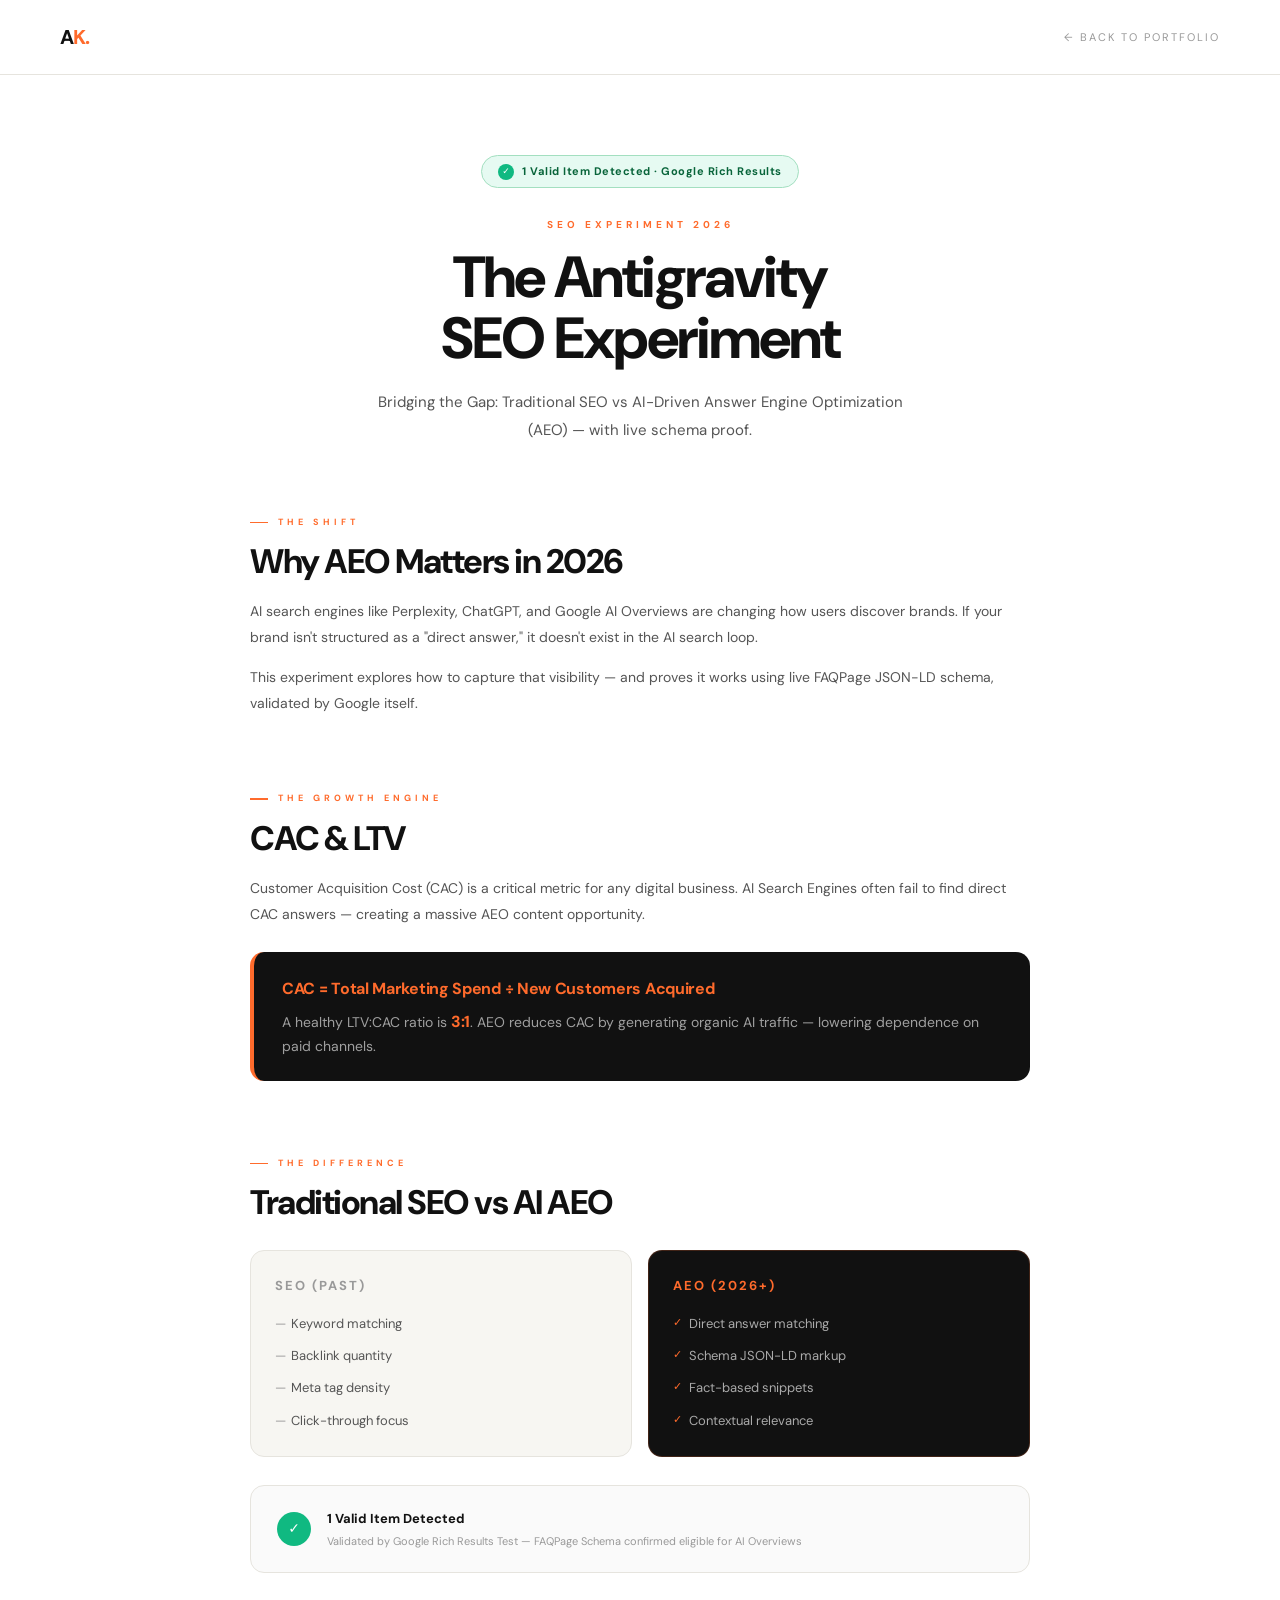
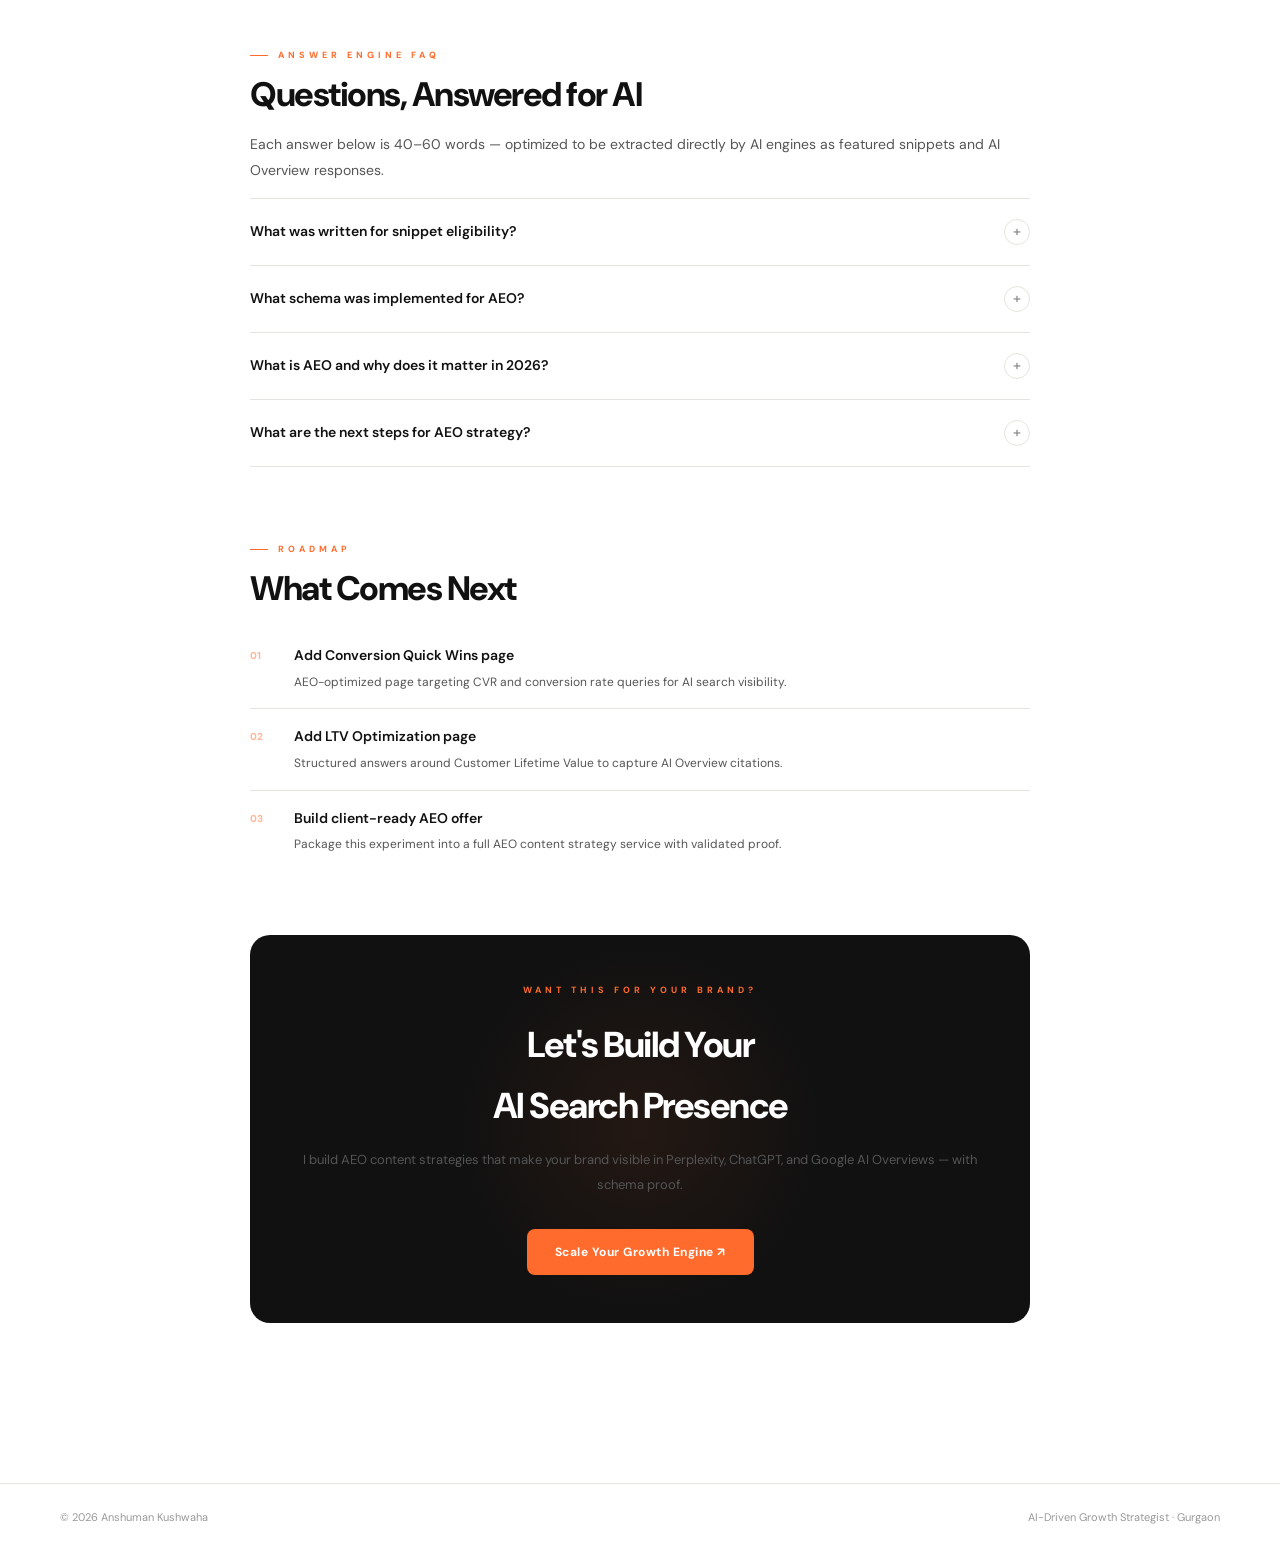
<file: antigravity.html>
<!DOCTYPE html>
<html lang="en">
<head>
<meta charset="UTF-8">
<meta name="viewport" content="width=device-width, initial-scale=1.0">
<title>The Antigravity SEO Experiment | AEO vs SEO 2026 — Anshuman Kushwaha</title>
<meta name="description" content="How AEO (Answer Engine Optimization) is replacing traditional SEO in 2026. A live experiment by Anshuman Kushwaha — validated by Google Rich Results Test.">
<meta property="og:title" content="The Antigravity SEO Experiment | AEO vs SEO 2026">
<meta property="og:description" content="Bridging the gap between Traditional SEO and AI-Driven Answer Engine Optimization. Live proof with FAQPage schema.">
<meta property="og:type" content="article">
<link rel="canonical" href="https://anshkush9292-boop.github.io/antigravity-seo/antigravity.html">

<!-- ✅ GOOGLE SEARCH CONSOLE VERIFICATION -->
<meta name="google-site-verification" content="QX9Yg9EFDjEVmJx86OZQmDUYKpHrBpGHG0767t8Mqpo" />

<!-- Structured Data: Article & FAQ -->
<script type="application/ld+json">
{
  "@context": "https://schema.org",
  "@type": "Article",
  "headline": "The Antigravity SEO Experiment: AEO vs SEO 2026",
  "description": "How AEO is replacing traditional SEO in 2026 through direct answer optimization and schema validation.",
  "author": {
    "@type": "Person",
    "name": "Anshuman Kushwaha"
  },
  "datePublished": "2026-03-18",
  "publisher": {
    "@type": "Organization",
    "name": "Antigravity SEO"
  }
}
</script>
<script type="application/ld+json">
{
  "@context": "https://schema.org",
  "@type": "FAQPage",
  "mainEntity": [
    {
      "@type": "Question",
      "name": "What was written for snippet eligibility?",
      "acceptedAnswer": {
        "@type": "Answer",
        "text": "40-60 word direct answers were crafted for specific questions to ensure AI engines can easily extract the core meaning without filler text. Each answer targets a precise user query to maximize AI Overview and featured snippet eligibility."
      }
    },
    {
      "@type": "Question",
      "name": "What schema was implemented for AEO?",
      "acceptedAnswer": {
        "@type": "Answer",
        "text": "FAQPage JSON-LD was used to map on-page content exactly, which is the primary requirement for Google and other AI engines to validate answer eligibility. This schema makes pages eligible for Google Rich Results and AI Overviews."
      }
    },
    {
      "@type": "Question",
      "name": "What is AEO and why does it matter in 2026?",
      "acceptedAnswer": {
        "@type": "Answer",
        "text": "AEO (Answer Engine Optimization) structures content for AI search engines like Perplexity, ChatGPT, and Google AI Overviews using schema markup so brands appear as direct answers. Without AEO, your brand is invisible in the AI search loop."
      }
    },
    {
      "@type": "Question",
      "name": "What is CAC and how does AEO reduce it?",
      "acceptedAnswer": {
        "@type": "Answer",
        "text": "CAC (Customer Acquisition Cost) = Total Marketing Spend divided by New Customers Acquired. A healthy LTV to CAC ratio is 3:1. AEO reduces CAC by generating organic AI-driven traffic, lowering dependence on paid channels."
      }
    }
  ]
}
</script>

<style>
  *,*::before,*::after{box-sizing:border-box;margin:0;padding:0}
  :root{--or:#FF6B2C;--dk:#111;--wh:#fff;--bg:#f7f6f2;--bd:#e6e4de;--tx:#555;--mt:#999}
  body{font-family:'DM Sans',system-ui,sans-serif;color:var(--dk);background:var(--wh);line-height:1.7;-webkit-font-smoothing:antialiased}
  a{text-decoration:none;color:inherit}

  /* NAV */
  nav{
    display:flex;align-items:center;justify-content:space-between;
    padding:20px 60px;border-bottom:1px solid var(--bd);
    position:sticky;top:0;background:rgba(255,255,255,.95);
    backdrop-filter:blur(12px);z-index:100
  }
  .nav-logo{font-weight:800;font-size:20px;color:var(--dk);letter-spacing:-1px}
  .nav-logo span{color:var(--or)}
  .nav-back{font-size:11px;text-transform:uppercase;letter-spacing:2px;color:var(--mt);display:flex;align-items:center;gap:6px;transition:color .2s}
  .nav-back:hover{color:var(--or)}

  /* HERO */
  .hero{padding:80px 60px 60px;max-width:900px;margin:0 auto;text-align:center}
  .hero-badge{
    display:inline-flex;align-items:center;gap:8px;
    background:#e6faf2;border:1px solid #a3dfc0;color:#08643a;
    border-radius:100px;padding:6px 16px;font-size:11px;font-weight:700;
    margin-bottom:28px;letter-spacing:.5px
  }
  .hero-badge::before{content:'✓';background:#10B981;color:#fff;border-radius:50%;width:16px;height:16px;display:inline-flex;align-items:center;justify-content:center;font-size:9px;font-weight:800}
  .eyebrow{font-size:10px;text-transform:uppercase;letter-spacing:4px;color:var(--or);font-weight:700;margin-bottom:14px}
  h1{font-size:clamp(32px,5vw,58px);font-weight:800;letter-spacing:-2px;line-height:1.05;color:var(--dk);margin-bottom:20px}
  .hero-sub{font-size:15px;color:var(--tx);max-width:560px;margin:0 auto}

  /* MAIN */
  main{max-width:900px;margin:0 auto;padding:0 60px 80px}

  /* SECTIONS */
  .section{margin-bottom:64px}
  .sec-label{display:inline-flex;align-items:center;gap:10px;font-size:9px;text-transform:uppercase;letter-spacing:4px;font-weight:700;color:var(--or);margin-bottom:12px}
  .sec-label::before{content:'';width:18px;height:1.5px;background:var(--or)}
  h2{font-size:clamp(22px,3vw,34px);font-weight:800;letter-spacing:-1.5px;line-height:1.15;color:var(--dk);margin-bottom:18px}
  h3{font-size:18px;font-weight:700;letter-spacing:-.5px;color:var(--dk);margin-bottom:12px}
  p{font-size:14px;line-height:1.85;color:var(--tx);margin-bottom:14px}

  /* CAC FORMULA BOX */
  .formula-box{
    background:var(--dk);border-radius:14px;padding:24px 28px;margin:24px 0;
    display:flex;align-items:center;gap:16px;
    border-left:4px solid var(--or)
  }
  .formula-text{font-size:14px;color:#bbb;line-height:1.6}
  .formula-text strong{color:var(--or);font-size:16px;letter-spacing:-.3px}

  /* COMPARISON GRID */
  .compare-grid{display:grid;grid-template-columns:1fr 1fr;gap:16px;margin:28px 0}
  .compare-card{border-radius:14px;padding:24px;border:1px solid var(--bd)}
  .compare-card.old{background:var(--bg)}
  .compare-card.new{background:var(--dk);border-color:rgba(255,107,44,.2)}
  .compare-card h3{font-size:13px;text-transform:uppercase;letter-spacing:2px;margin-bottom:16px}
  .compare-card.old h3{color:var(--mt)}
  .compare-card.new h3{color:var(--or)}
  .compare-card ul{list-style:none;display:flex;flex-direction:column;gap:10px}
  .compare-card.old li{font-size:13px;color:var(--tx);padding-left:16px;position:relative}
  .compare-card.old li::before{content:'—';position:absolute;left:0;color:var(--mt)}
  .compare-card.new li{font-size:13px;color:#aaa;padding-left:16px;position:relative}
  .compare-card.new li::before{content:'✓';position:absolute;left:0;color:var(--or);font-size:11px}

  /* VALIDATED BADGE */
  .validated-box{
    background:#fafafa;border:1px solid var(--bd);
    border-radius:14px;padding:22px 26px;margin:28px 0;
    display:flex;align-items:center;gap:16px
  }
  .v-check{
    width:34px;height:34px;background:#10B981;border-radius:50%;
    display:flex;align-items:center;justify-content:center;
    font-size:14px;font-weight:800;color:#fff;flex-shrink:0
  }
  .v-title{font-size:13px;font-weight:700;color:var(--dk);margin-bottom:2px}
  .v-sub{font-size:11px;color:var(--mt)}

  /* FAQ SECTION */
  .faq-list{display:flex;flex-direction:column;gap:0}
  .faq-item{border-bottom:1px solid var(--bd);padding:20px 0;cursor:pointer}
  .faq-item:first-child{border-top:1px solid var(--bd)}
  .faq-q{
    display:flex;align-items:center;justify-content:space-between;gap:16px;
    font-size:14px;font-weight:600;color:var(--dk)
  }
  .faq-arrow{
    width:26px;height:26px;border:1px solid var(--bd);border-radius:50%;
    display:flex;align-items:center;justify-content:center;
    font-size:14px;color:var(--mt);flex-shrink:0;transition:transform .3s,background .2s
  }
  .faq-item.open .faq-arrow{transform:rotate(45deg);background:var(--or);border-color:var(--or);color:#fff}
  .faq-a{max-height:0;overflow:hidden;transition:max-height .35s ease}
  .faq-a.open{max-height:200px}
  .faq-a p{padding-top:12px;font-size:13px;color:var(--tx);margin:0}

  /* NEXT STEPS */
  .steps-grid{display:flex;flex-direction:column;gap:0;margin-top:20px}
  .step-row{display:flex;gap:20px;padding:16px 0;border-bottom:1px solid var(--bd);transition:transform .2s}
  .step-row:hover{transform:translateX(6px)}
  .step-row:last-child{border-bottom:none}
  .step-num{font-size:10px;font-weight:700;color:var(--or);opacity:.5;min-width:24px;margin-top:3px}
  .step-title{font-size:14px;font-weight:600;color:var(--dk);margin-bottom:4px}
  .step-text{font-size:12px;color:var(--tx)}

  /* CTA */
  .cta-section{
    background:var(--dk);border-radius:20px;padding:48px;
    text-align:center;margin-top:64px;position:relative;overflow:hidden
  }
  .cta-section::before{
    content:'';position:absolute;top:50%;left:50%;transform:translate(-50%,-50%);
    width:400px;height:400px;border-radius:50%;
    background:radial-gradient(circle,rgba(255,107,44,.08) 0%,transparent 65%);
    pointer-events:none
  }
  .cta-label{font-size:9px;text-transform:uppercase;letter-spacing:4px;color:var(--or);font-weight:700;margin-bottom:16px}
  .cta-title{font-size:clamp(24px,3vw,36px);font-weight:800;letter-spacing:-1.5px;color:#fff;margin-bottom:12px;position:relative}
  .cta-sub{font-size:13px;color:#555;margin-bottom:32px;position:relative}
  .cta-btn{
    display:inline-flex;align-items:center;gap:8px;
    background:var(--or);color:#fff;padding:13px 28px;
    border-radius:8px;font-size:12px;font-weight:700;letter-spacing:.5px;
    transition:background .2s,transform .2s;position:relative
  }
  .cta-btn:hover{background:#e85a1e;transform:translateY(-2px)}

  /* FOOTER */
  footer{border-top:1px solid var(--bd);padding:24px 60px;display:flex;align-items:center;justify-content:space-between;margin-top:80px}
  .foot-copy{font-size:11px;color:var(--mt)}
  .foot-right{font-size:11px;color:var(--mt)}

  @media(max-width:768px){
    nav,main,.hero,footer{padding-left:24px;padding-right:24px}
    .compare-grid{grid-template-columns:1fr}
    .hero{padding-top:48px}
  }
</style>
<link href="https://fonts.googleapis.com/css2?family=DM+Sans:wght@300;400;500;600;700;800&display=swap" rel="stylesheet">
</head>
<body>

<!-- NAV -->
<nav>
  <div class="nav-logo">A<span>K.</span></div>
  <a class="nav-back" href="index.html">← Back to Portfolio</a>
</nav>

<!-- HERO -->
<div class="hero">
  <div class="hero-badge">1 Valid Item Detected · Google Rich Results</div>
  <div class="eyebrow">SEO Experiment 2026</div>
  <h1>The Antigravity<br>SEO Experiment</h1>
  <p class="hero-sub">Bridging the Gap: Traditional SEO vs AI-Driven Answer Engine Optimization (AEO) — with live schema proof.</p>
</div>

<!-- MAIN -->
<main>

  <!-- WHY AEO -->
  <div class="section">
    <div class="sec-label">The Shift</div>
    <h2>Why AEO Matters in 2026</h2>
    <p>AI search engines like Perplexity, ChatGPT, and Google AI Overviews are changing how users discover brands. If your brand isn't structured as a "direct answer," it doesn't exist in the AI search loop.</p>
    <p>This experiment explores how to capture that visibility — and proves it works using live FAQPage JSON-LD schema, validated by Google itself.</p>
  </div>

  <!-- CAC & LTV -->
  <div class="section">
    <div class="sec-label">The Growth Engine</div>
    <h2>CAC &amp; LTV</h2>
    <p>Customer Acquisition Cost (CAC) is a critical metric for any digital business. AI Search Engines often fail to find direct CAC answers — creating a massive AEO content opportunity.</p>
    <div class="formula-box">
      <div>
        <div class="formula-text"><strong>CAC = Total Marketing Spend ÷ New Customers Acquired</strong></div>
        <div class="formula-text" style="margin-top:8px; color:rgba(255,255,255,0.6)">A healthy LTV:CAC ratio is <strong>3:1</strong>. AEO reduces CAC by generating organic AI traffic — lowering dependence on paid channels.</div>
      </div>
    </div>
  </div>

  <!-- COMPARISON -->
  <div class="section">
    <div class="sec-label">The Difference</div>
    <h2>Traditional SEO vs AI AEO</h2>
    <div class="compare-grid">
      <div class="compare-card old">
        <h3>SEO (Past)</h3>
        <ul>
          <li>Keyword matching</li>
          <li>Backlink quantity</li>
          <li>Meta tag density</li>
          <li>Click-through focus</li>
        </ul>
      </div>
      <div class="compare-card new">
        <h3>AEO (2026+)</h3>
        <ul>
          <li>Direct answer matching</li>
          <li>Schema JSON-LD markup</li>
          <li>Fact-based snippets</li>
          <li>Contextual relevance</li>
        </ul>
      </div>
    </div>
    <div class="validated-box">
      <div class="v-check">✓</div>
      <div>
        <div class="v-title">1 Valid Item Detected</div>
        <div class="v-sub">Validated by Google Rich Results Test — FAQPage Schema confirmed eligible for AI Overviews</div>
      </div>
    </div>
  </div>

  <!-- FAQ -->
  <div class="section">
    <div class="sec-label">Answer Engine FAQ</div>
    <h2>Questions, Answered for AI</h2>
    <p>Each answer below is 40–60 words — optimized to be extracted directly by AI engines as featured snippets and AI Overview responses.</p>
    <div class="faq-list">
      <div class="faq-item" onclick="toggleFaq(this)">
        <div class="faq-q">
          <span>What was written for snippet eligibility?</span>
          <div class="faq-arrow">+</div>
        </div>
        <div class="faq-a">
          <p>40-60 word direct answers were crafted for specific questions to ensure AI engines can easily extract the core meaning without filler text. Each answer targets a precise user query to maximize AI Overview and featured snippet eligibility.</p>
        </div>
      </div>
      <div class="faq-item" onclick="toggleFaq(this)">
        <div class="faq-q">
          <span>What schema was implemented for AEO?</span>
          <div class="faq-arrow">+</div>
        </div>
        <div class="faq-a">
          <p>FAQPage JSON-LD was used to map on-page content exactly, which is the primary requirement for Google and other AI engines to validate answer eligibility. This makes pages eligible for Google Rich Results and AI Overviews.</p>
        </div>
      </div>
      <div class="faq-item" onclick="toggleFaq(this)">
        <div class="faq-q">
          <span>What is AEO and why does it matter in 2026?</span>
          <div class="faq-arrow">+</div>
        </div>
        <div class="faq-a">
          <p>AEO (Answer Engine Optimization) structures content for AI search engines like Perplexity, ChatGPT, and Google AI Overviews using schema markup so brands appear as direct answers. Without AEO, your brand is invisible in the AI search loop.</p>
        </div>
      </div>
      <div class="faq-item" onclick="toggleFaq(this)">
        <div class="faq-q">
          <span>What are the next steps for AEO strategy?</span>
          <div class="faq-arrow">+</div>
        </div>
        <div class="faq-a">
          <p>Adding two more AEO pages — Conversion Quick Wins and LTV optimization — then combining into a full client-ready AEO strategy offer to help brands appear in AI search results organically with validated schema proof.</p>
        </div>
      </div>
    </div>
  </div>

  <!-- NEXT STEPS -->
  <div class="section">
    <div class="sec-label">Roadmap</div>
    <h2>What Comes Next</h2>
    <div class="steps-grid">
      <div class="step-row">
        <div class="step-num">01</div>
        <div>
          <div class="step-title">Add Conversion Quick Wins page</div>
          <div class="step-text">AEO-optimized page targeting CVR and conversion rate queries for AI search visibility.</div>
        </div>
      </div>
      <div class="step-row">
        <div class="step-num">02</div>
        <div>
          <div class="step-title">Add LTV Optimization page</div>
          <div class="step-text">Structured answers around Customer Lifetime Value to capture AI Overview citations.</div>
        </div>
      </div>
      <div class="step-row">
        <div class="step-num">03</div>
        <div>
          <div class="step-title">Build client-ready AEO offer</div>
          <div class="step-text">Package this experiment into a full AEO content strategy service with validated proof.</div>
        </div>
      </div>
    </div>
  </div>

  <!-- CTA -->
  <div class="cta-section">
    <div class="cta-label">Want This For Your Brand?</div>
    <div class="cta-title">Let's Build Your<br>AI Search Presence</div>
    <p class="cta-sub">I build AEO content strategies that make your brand visible in Perplexity, ChatGPT, and Google AI Overviews — with schema proof.</p>
    <a class="cta-btn" href="mailto:anshkush9292@gmail.com">Scale Your Growth Engine ↗</a>
  </div>

</main>

<!-- FOOTER -->
<footer>
  <div class="foot-copy">© 2026 Anshuman Kushwaha</div>
  <div class="foot-right">AI-Driven Growth Strategist · Gurgaon</div>
</footer>

<script>
function toggleFaq(item){
  const a = item.querySelector('.faq-a');
  const arrow = item.querySelector('.faq-arrow');
  const isOpen = item.classList.contains('open');
  
  // Close others
  document.querySelectorAll('.faq-item').forEach(i=>{
    if(i !== item) {
      i.classList.remove('open');
      i.querySelector('.faq-a').classList.remove('open');
    }
  });

  if(!isOpen){
    item.classList.add('open');
    a.classList.add('open');
  } else {
    item.classList.remove('open');
    a.classList.remove('open');
  }
}
</script>
</body>
</html>
</file>
